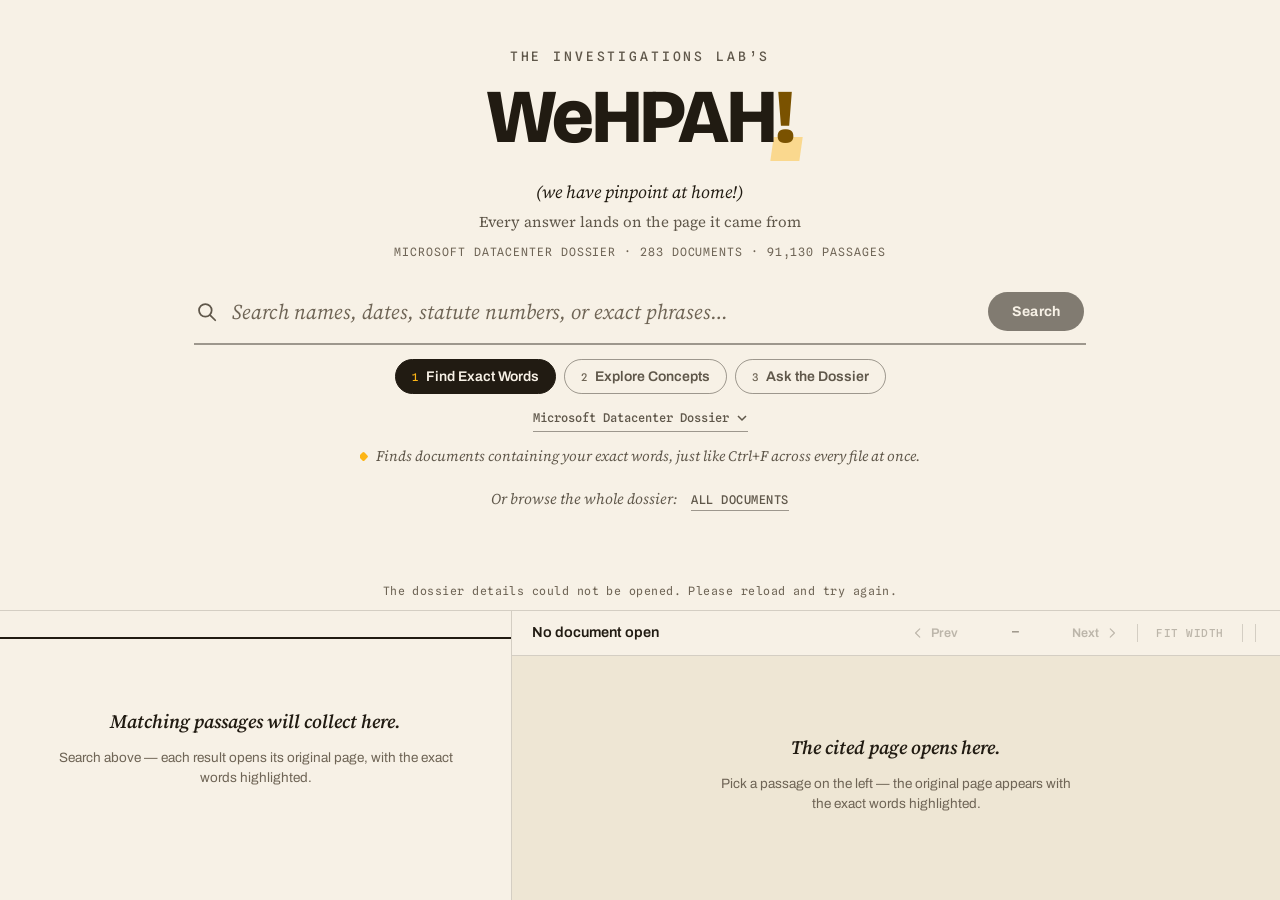
<file: index.html>
<!doctype html>
<html lang="en">
<head>
  <meta charset="utf-8" />
  <meta name="viewport" content="width=device-width, initial-scale=1" />
  <title>Investigations Lab's WeHPAH! (We have pinpoint at home!)</title>
  <meta name="description" content="Search the complete CEC San Jose Data Center docket and see every answer highlighted on the original page." />
  <link rel="preconnect" href="https://fonts.googleapis.com" />
  <link rel="preconnect" href="https://fonts.gstatic.com" crossorigin />
  <link rel="stylesheet"
        href="https://fonts.googleapis.com/css2?family=Archivo:wght@400;500;600;700&family=Bricolage+Grotesque:opsz,wght@12..96,600;12..96,800&family=Source+Serif+4:ital,opsz,wght@0,8..60,400;0,8..60,600;1,8..60,400;1,8..60,600&family=Spline+Sans+Mono:wght@400;500&display=swap" />
  <link rel="stylesheet" href="./style.css" />
</head>
<body>
  <div class="app">
    <!-- ============ Header: essay cover that folds into a slim strip ============ -->
    <header id="app-header" class="app-header">
      <div class="header-inner">

        <!-- Wordmark: large in cover state, small + left-aligned when compact -->
        <div class="masthead">
          <p class="masthead-kicker">The Investigations Lab&rsquo;s</p>
          <h1 class="masthead-title"><a id="home-link" class="home-link" href="./" title="Back to the start">WeHPAH<span class="masthead-bang">!</span></a></h1>
          <div class="masthead-extras">
            <p class="masthead-nickname"><em>(we have pinpoint at home!)</em></p>
            <p class="masthead-tagline">Every answer lands on the page it came from</p>
            <p class="masthead-facts">Microsoft Datacenter Dossier &middot; 283 documents &middot; 91,130 passages</p>
          </div>
        </div>

        <!-- One search bar, three ways to ask -->
        <div class="search-hero">
          <div class="search-field">
            <svg class="search-glyph" viewBox="0 0 20 20" aria-hidden="true" fill="none" stroke="currentColor" stroke-width="1.6" stroke-linecap="round">
              <circle cx="8.5" cy="8.5" r="5.75"></circle>
              <path d="M13 13l4.5 4.5"></path>
            </svg>
            <input id="search-input" type="text" autocomplete="off" spellcheck="false"
                   placeholder="Search names, dates, statute numbers, or exact phrases&hellip;"
                   aria-label="Search the record" />
            <button id="search-button" class="search-go" type="button">Search</button>
          </div>

          <nav class="mode-switcher" role="tablist" aria-label="Search mode">
            <button class="pill active" data-mode="exact" role="tab" aria-selected="true"><span class="pill-no">1</span>Find Exact Words</button>
            <button class="pill" data-mode="concepts" role="tab" aria-selected="false"><span class="pill-no">2</span>Explore Concepts</button>
            <button class="pill" data-mode="dossier" role="tab" aria-selected="false"><span class="pill-no">3</span>Ask the Dossier</button>
          </nav>
          <button id="dossier-toggle" class="dossier-toggle" type="button" aria-expanded="false" aria-controls="dossier-panel"><span id="dossier-name">Microsoft Datacenter Dossier</span><svg viewBox="0 0 12 12" aria-hidden="true"><path d="m2 4 4 4 4-4" fill="none" stroke="currentColor" stroke-width="1.5"/></svg></button>
          <div id="dossier-panel" class="dossier-panel" hidden>
            <p class="dossier-panel-title">Open another dossier</p>
            <form id="dossier-form">
              <label for="dossier-url">Hugging Face dataset link</label>
              <div class="dossier-form-row">
                <input id="dossier-url" type="text" inputmode="url" autocomplete="off" placeholder="huggingface.co/datasets/owner/name" />
                <button type="submit">Open</button>
              </div>
            </form>
            <p id="dossier-error" class="dossier-error" role="alert" hidden></p>
            <p class="dossier-panel-note">Use a public dataset prepared for WeHPAH.</p>
            <div class="dossier-defaults" aria-label="Available dossiers">
              <button class="dossier-default" type="button" data-repo="kolenyo/MS_Datacenter">Microsoft Datacenter Dossier</button>
              <button class="dossier-default" type="button" data-repo="kolenyo/great_oaks">Great Oaks Dossier</button>
            </div>
          </div>

          <!-- Lives outside the collapsible footnotes so mode 3 stays labeled
               as experimental in the compact strip too -->
          <div id="experimental-warning" class="experimental-warning" hidden role="alert">
            <span class="warn-dot" aria-hidden="true"></span>Experimental feature &mdash; check every answer against its page
          </div>

          <div class="search-footnotes">
            <p id="helper-copy" class="helper-copy"><em>Finds documents containing your exact words, just like Ctrl+F across every file at once.</em></p>
            <p id="browse-links" class="browse-links">Or browse the whole dossier:
              <button id="browse-docs" type="button">All documents</button>
              <button id="browse-timeline" type="button" hidden>Timeline</button>
              <button id="browse-laws" type="button" hidden>Laws &amp; cases cited</button>
              <button id="browse-people" type="button" hidden>People</button>
              <button id="browse-orgs" type="button" hidden>Organizations</button></p>
          </div>

          <button id="expand-header" class="expand-header" type="button" aria-label="Expand search cover" title="Back to the full search cover" aria-expanded="false">
            <svg viewBox="0 0 20 20" aria-hidden="true" fill="none" stroke="currentColor" stroke-width="1.6" stroke-linecap="round" stroke-linejoin="round">
              <path d="M5 7.5l5-5 5 5M10 2.5V17.5"></path>
            </svg>
          </button>
        </div>

      </div>
      <div id="status-bar" class="status-bar" role="status" aria-live="polite"></div>
    </header>

    <!-- ============ Workspace: evidence stream + grounding stage ============ -->
    <main class="workspace">
      <!-- Left: the evidence stream -->
      <section id="left-pane" class="left-pane" aria-label="Evidence stream">
        <div class="results-head">
          <p id="results-count" class="results-count" hidden></p>
          <div id="view-filter-row" class="view-filter-row" hidden>
            <input id="view-filter" type="search" autocomplete="off" spellcheck="false" aria-label="Filter this list" />
            <span id="view-filter-count" class="view-filter-count" aria-live="polite"></span>
          </div>
          <div id="view-switch" class="view-switch" role="group" aria-label="Show these results as" hidden>
            <button type="button" class="view-option" data-view="passages" aria-pressed="true">Passages</button>
            <button type="button" class="view-option" data-view="timeline" aria-pressed="false">Timeline</button>
            <button type="button" class="view-option" data-view="laws" aria-pressed="false">Laws cited</button>
            <button type="button" class="view-option" data-view="people" aria-pressed="false" hidden>People</button>
            <button type="button" class="view-option" data-view="orgs" aria-pressed="false" hidden>Organizations</button>
          </div>
        </div>
        <div id="dossier-summary" class="dossier-summary" hidden></div>
        <div id="evidence-stream" class="evidence-stream">
          <div class="empty-state">
            <p class="empty-line">Matching passages will collect here.</p>
            <p class="empty-hint">Search above &mdash; each result opens its original page, with the exact words highlighted.</p>
          </div>
        </div>
      </section>

      <!-- Right: the grounding stage -->
      <section id="right-pane" class="right-pane" aria-label="Original document viewer">
        <div class="stage-head">
          <div id="stage-doc-title" class="stage-doc-title">No document open</div>
          <div class="stage-controls">
            <button id="page-prev" class="ghost" disabled aria-label="Previous page">
              <svg viewBox="0 0 20 20" aria-hidden="true" fill="none" stroke="currentColor" stroke-width="1.6" stroke-linecap="round" stroke-linejoin="round"><path d="M12.5 4l-6 6 6 6"></path></svg>
              <span>Prev</span>
            </button>
            <span id="page-counter" class="page-counter">&mdash;</span>
            <button id="page-next" class="ghost" disabled aria-label="Next page">
              <span>Next</span>
              <svg viewBox="0 0 20 20" aria-hidden="true" fill="none" stroke="currentColor" stroke-width="1.6" stroke-linecap="round" stroke-linejoin="round"><path d="M7.5 4l6 6-6 6"></path></svg>
            </button>
            <span class="control-sep" aria-hidden="true"></span>
            <button id="zoom-toggle" class="ghost mono-btn" disabled>Fit Width</button>
            <span class="control-sep" aria-hidden="true"></span>
            <button id="save-doc" class="ghost mono-btn" hidden aria-pressed="false" title="Keep this document and page in this browser, to come back to it later">Save</button>
            <span class="control-sep" aria-hidden="true"></span>
            <a id="download-pdf" class="ghost download-link mono-btn" hidden
               download="document.pdf">
              <svg viewBox="0 0 20 20" aria-hidden="true" fill="none" stroke="currentColor" stroke-width="1.6" stroke-linecap="round" stroke-linejoin="round"><path d="M10 2.5v10M6 9l4 3.5 4-3.5M3.5 16.5h13"></path></svg>
              <span>Original PDF</span>
            </a>
          </div>
        </div>
        <div id="stage-scroll" class="stage-scroll">
          <div id="stage-empty" class="stage-empty">
            <p class="empty-line">The cited page opens here.</p>
            <p class="empty-hint">Pick a passage on the left &mdash; the original page appears with the exact words highlighted.</p>
          </div>
          <figure class="plate-figure" id="plate-figure" hidden>
            <div id="canvas-wrap" class="canvas-wrap" hidden>
              <canvas id="pdf-canvas"></canvas>
              <div id="bbox-layer" class="bbox-overlay-layer"></div>
            </div>
            <figcaption id="fig-caption" class="fig-caption"></figcaption>
          </figure>
        </div>
      </section>
    </main>
  </div>

  <script type="module" src="./src/main.js"></script>
<script>
// Local use only: tell the WeHPAH! launcher this window is open, so it can quit when the window closes.
if (["127.0.0.1", "localhost"].includes(location.hostname)) {
  const id = Math.random().toString(36).slice(2);
  const ping = (bye) => fetch(`/api/ping?id=${id}${bye ? "&bye=1" : ""}`, { keepalive: true }).catch(() => {});
  ping(); setInterval(ping, 5000);
  addEventListener("pagehide", () => ping(true));
  addEventListener("pageshow", (e) => e.persisted && ping());
}
</script>
</body>
</html>
</file>
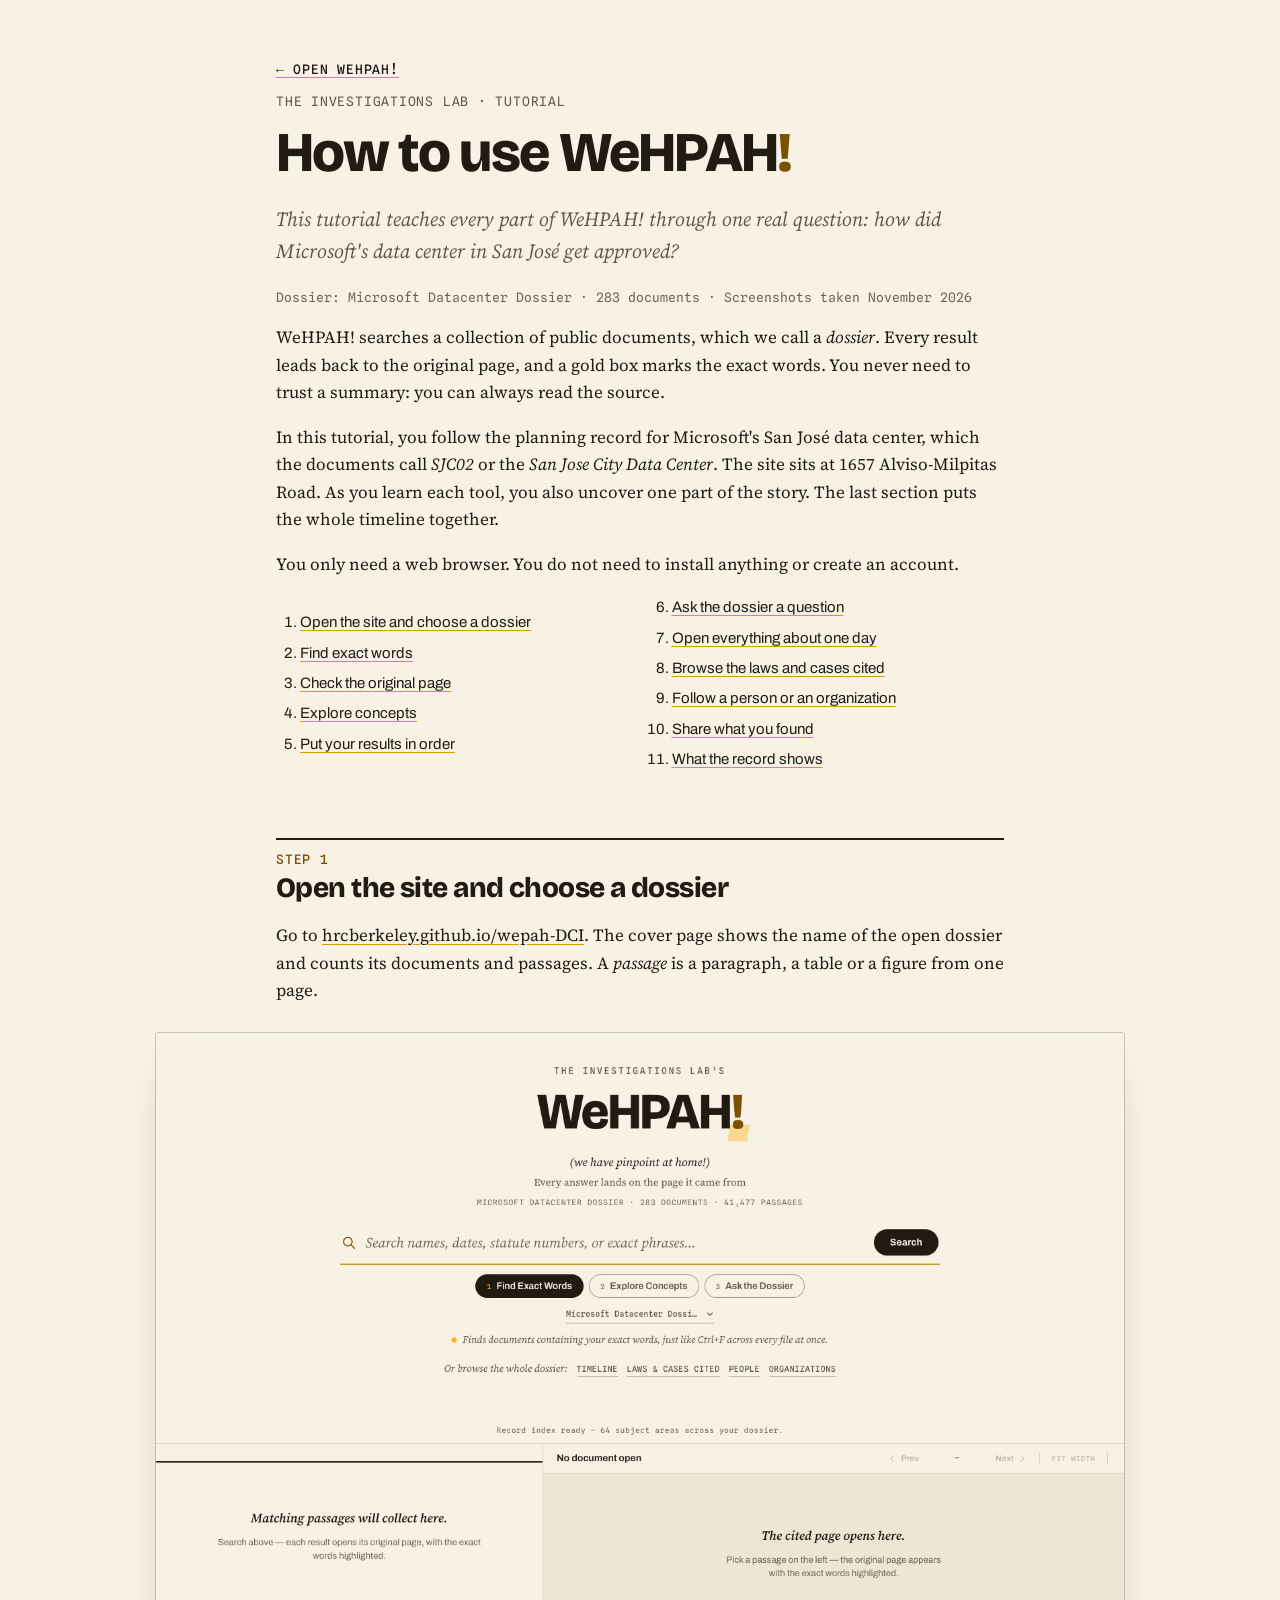
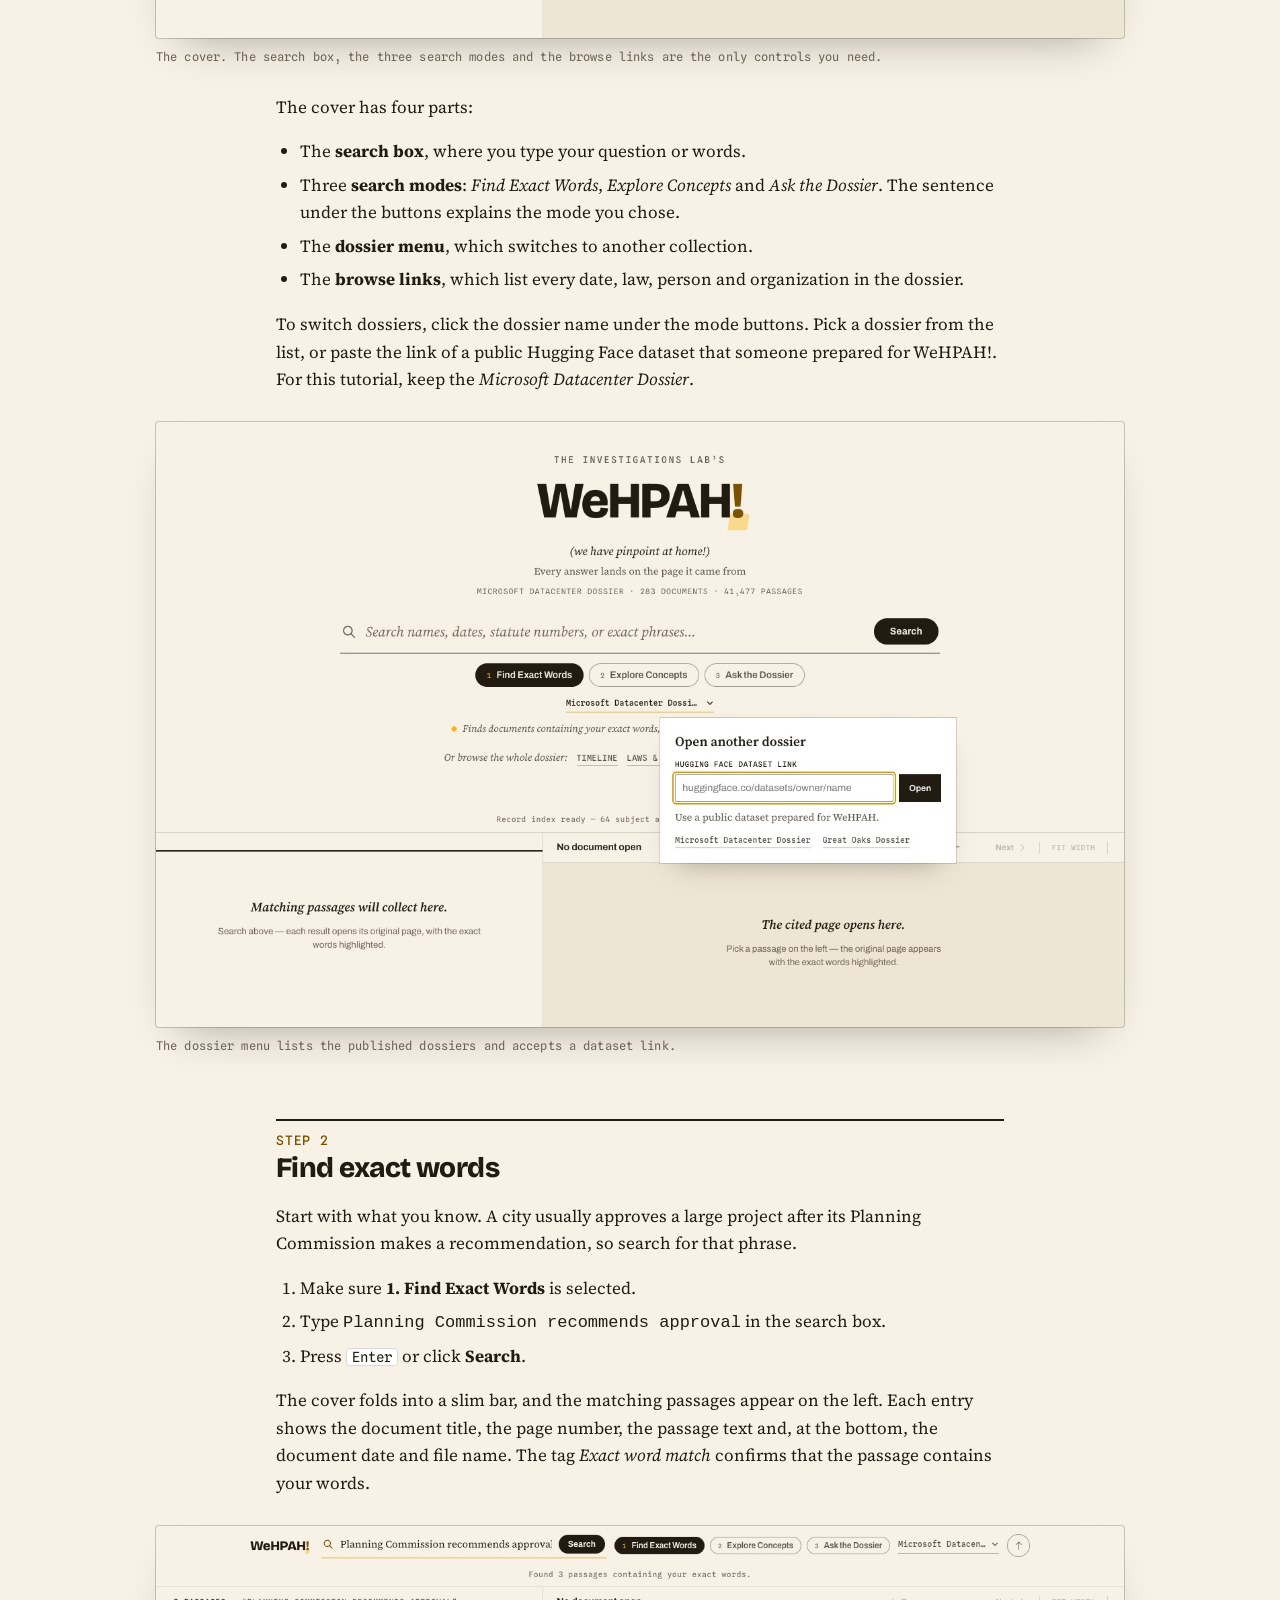
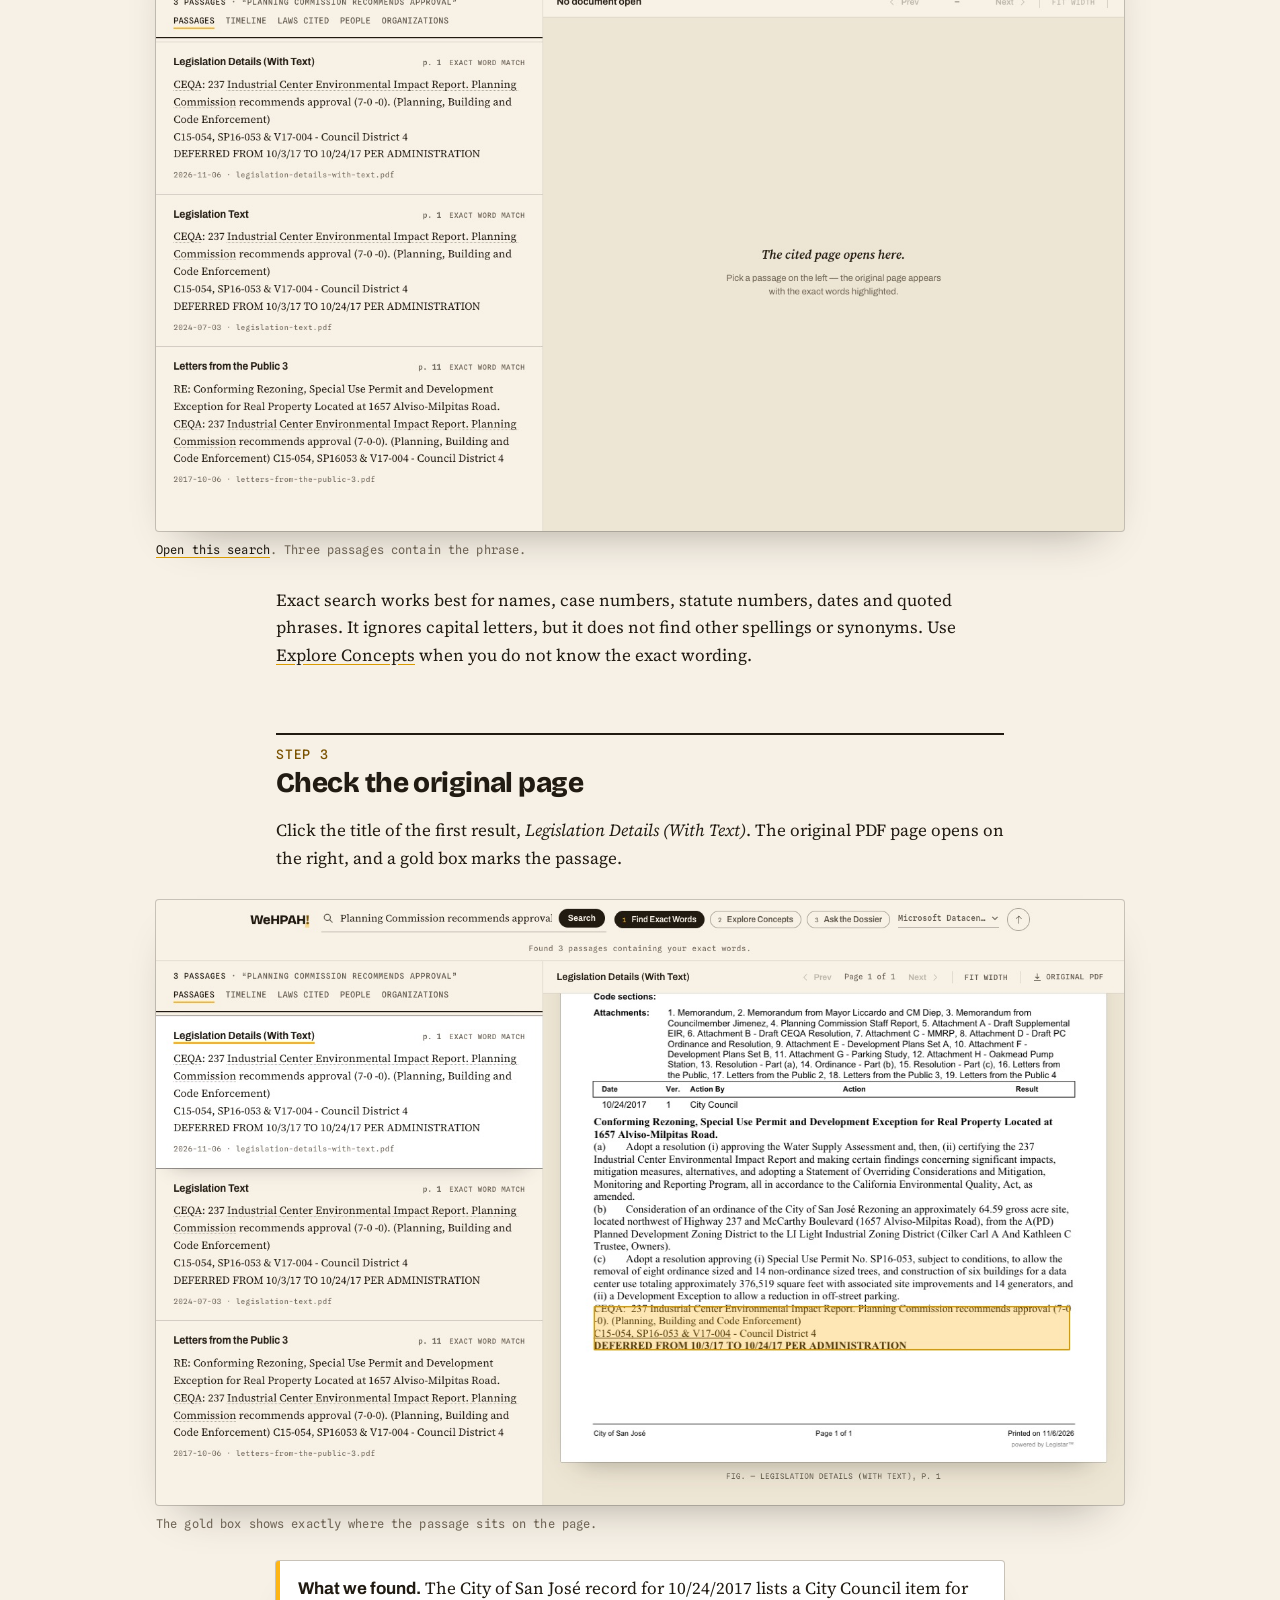
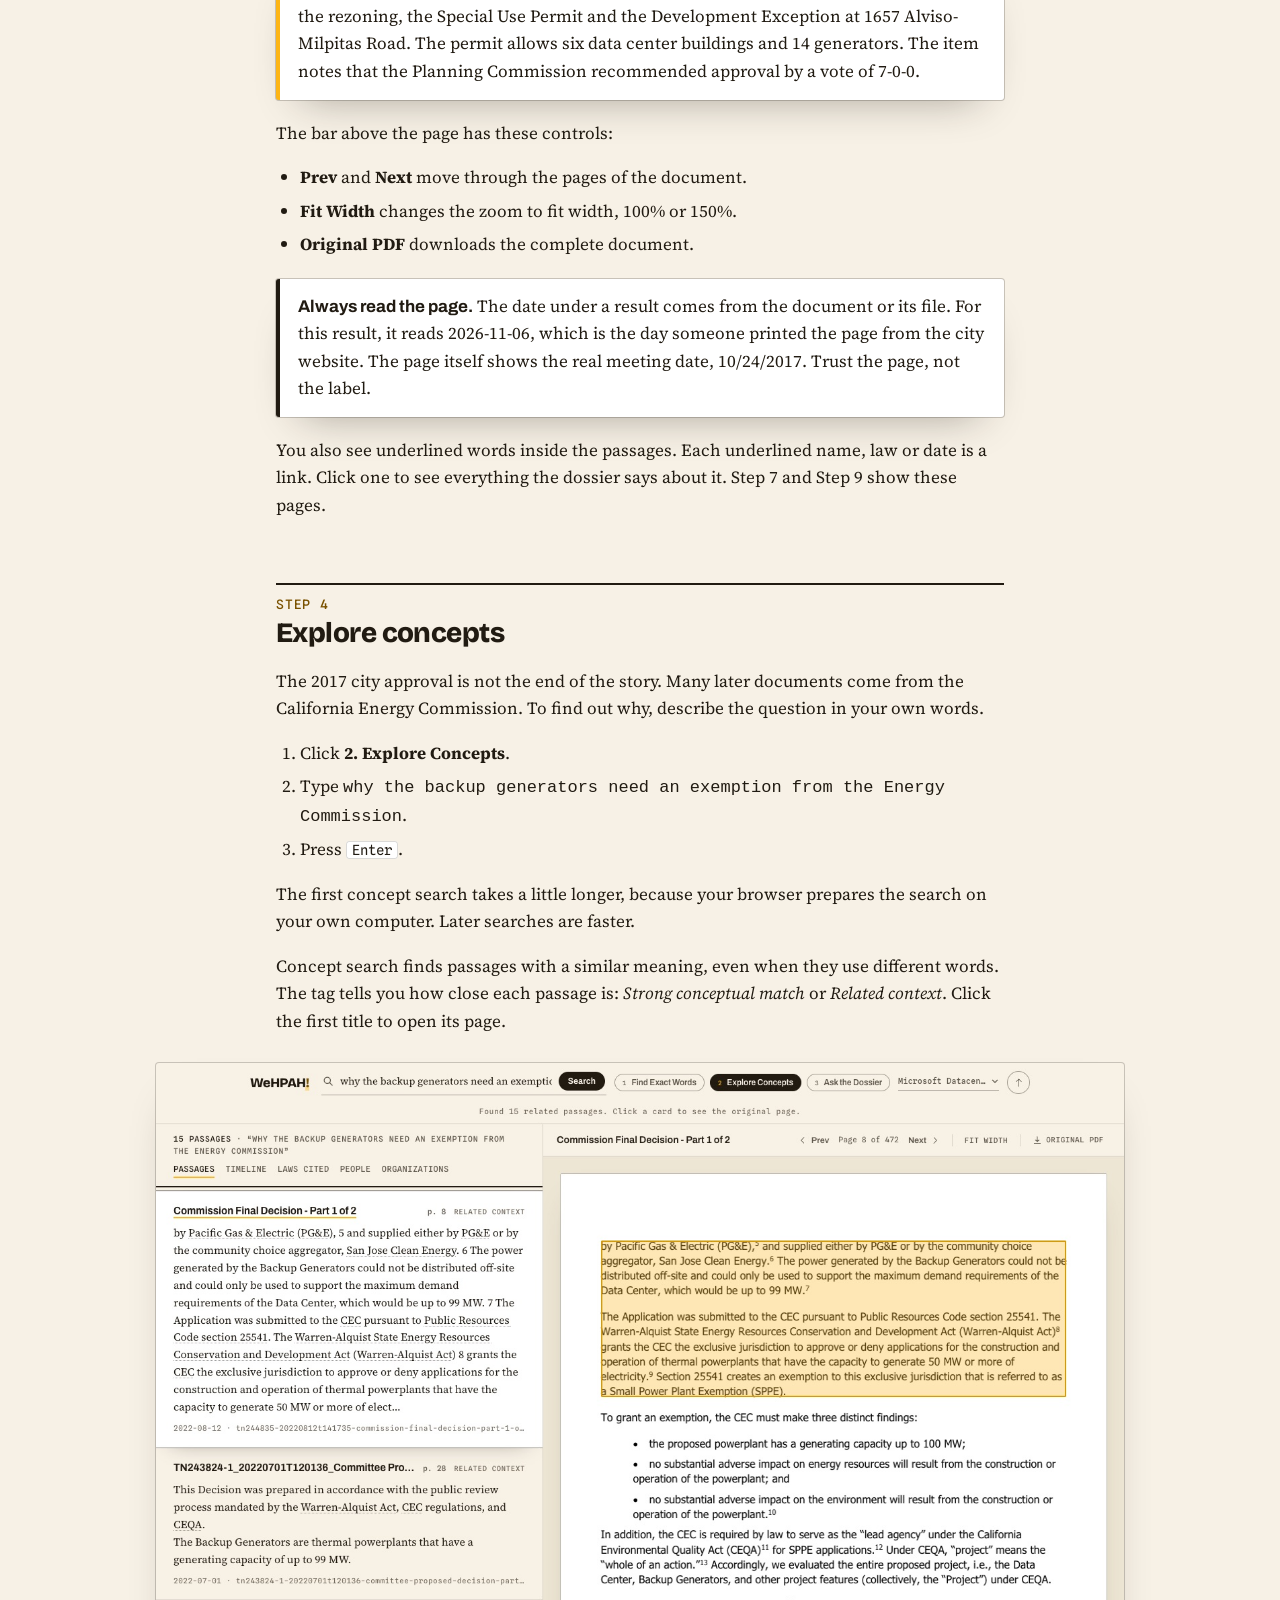
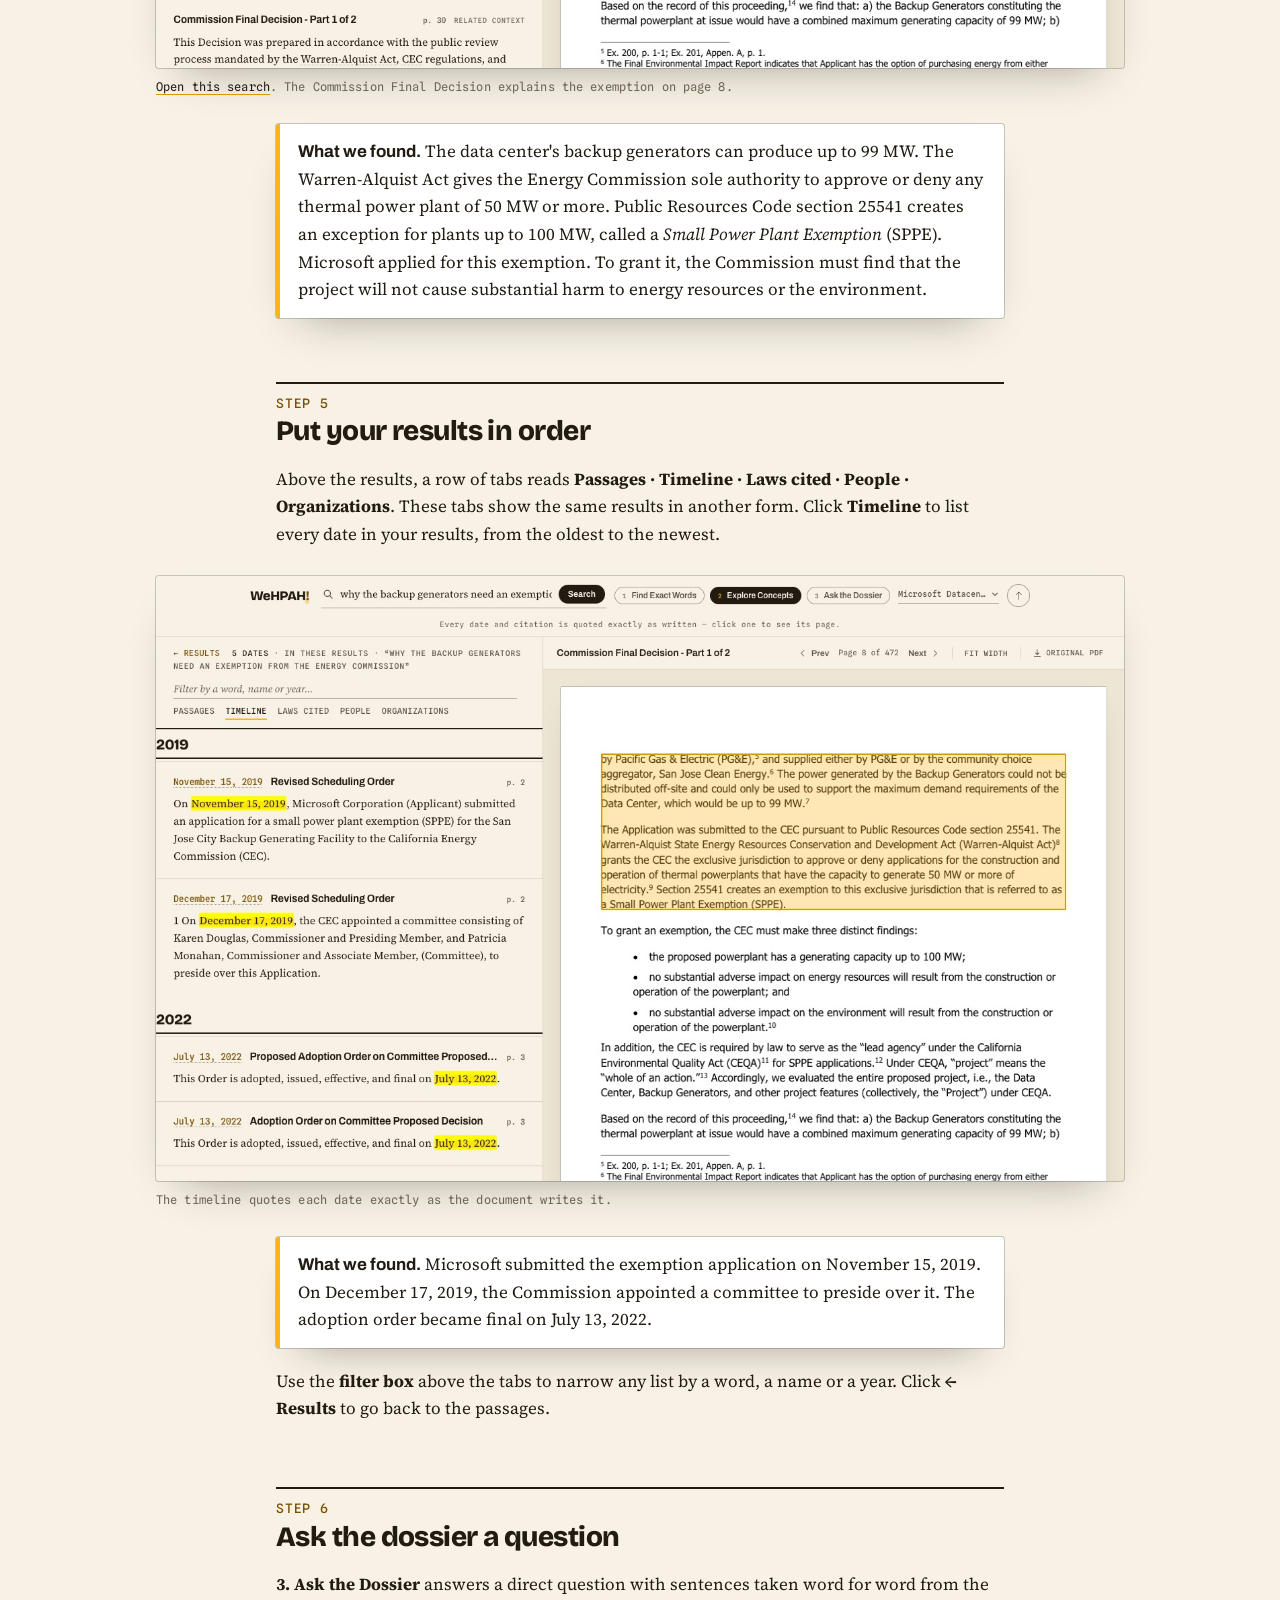
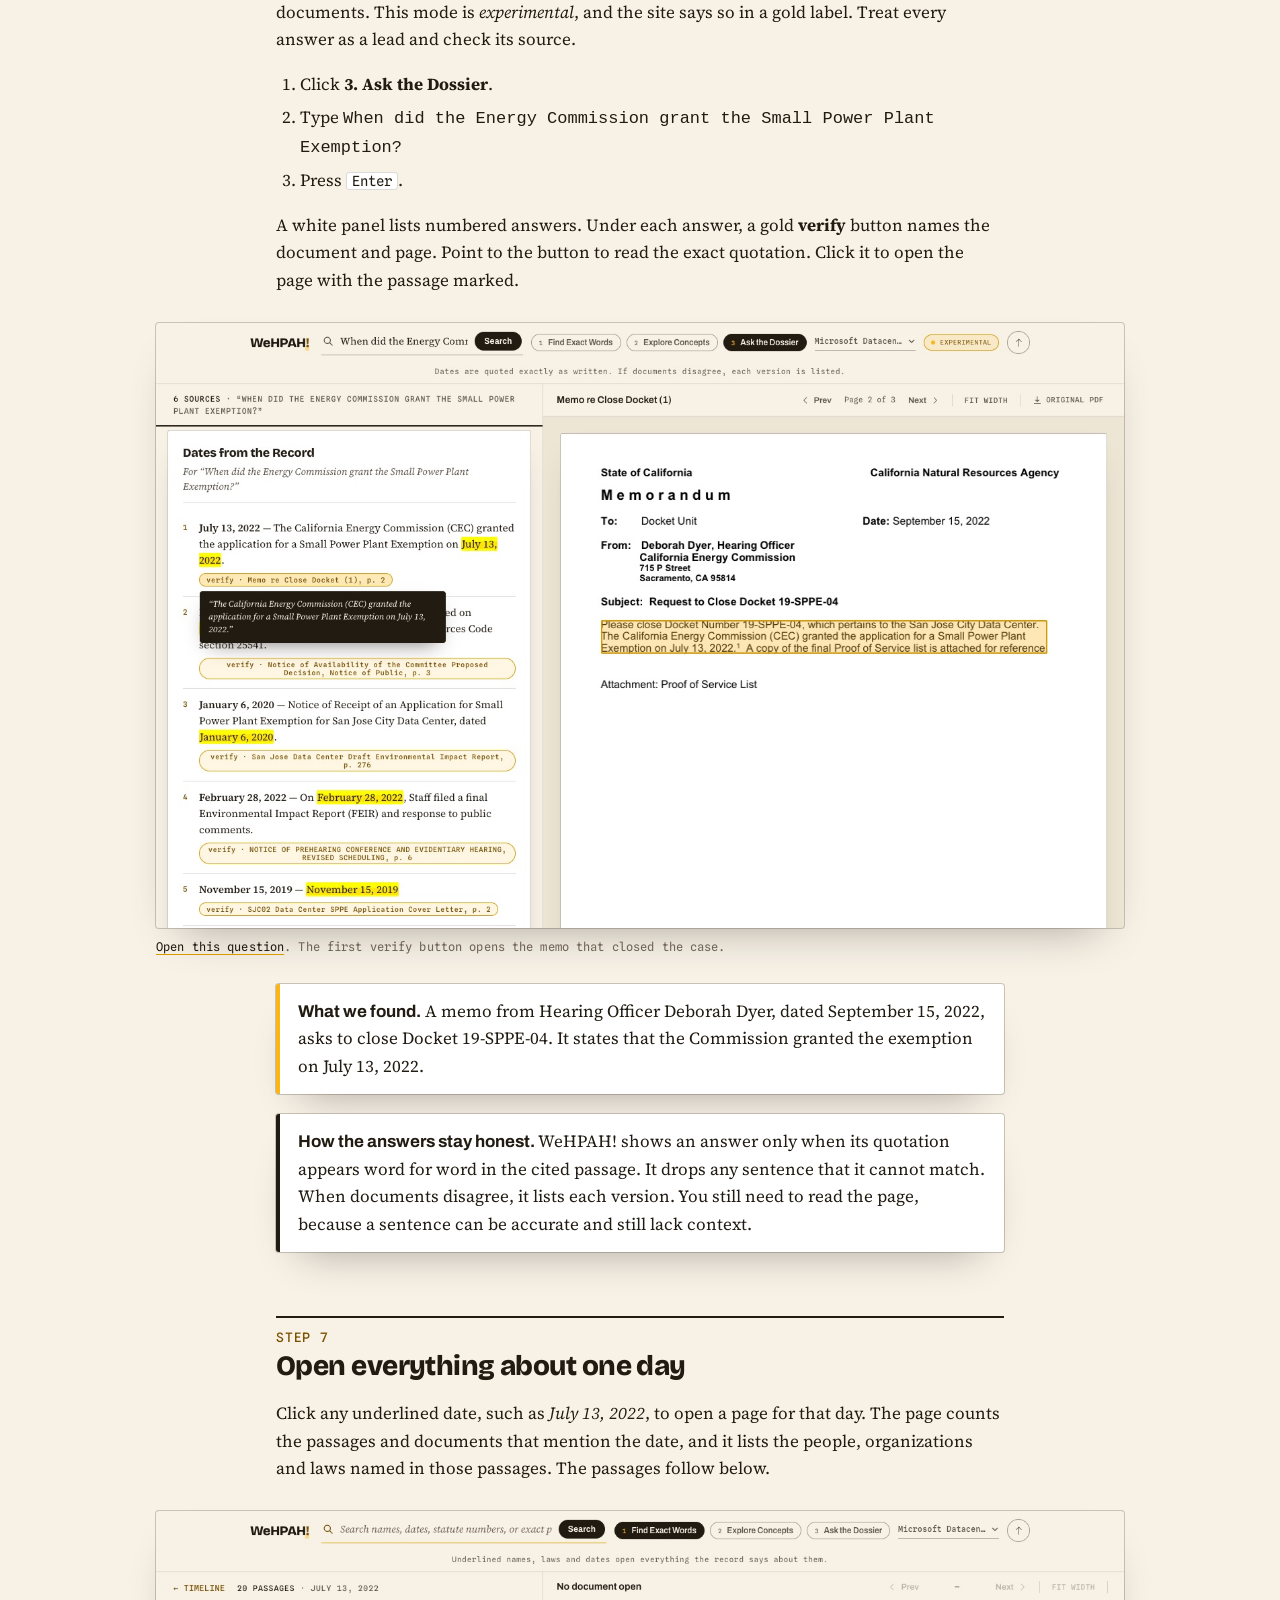
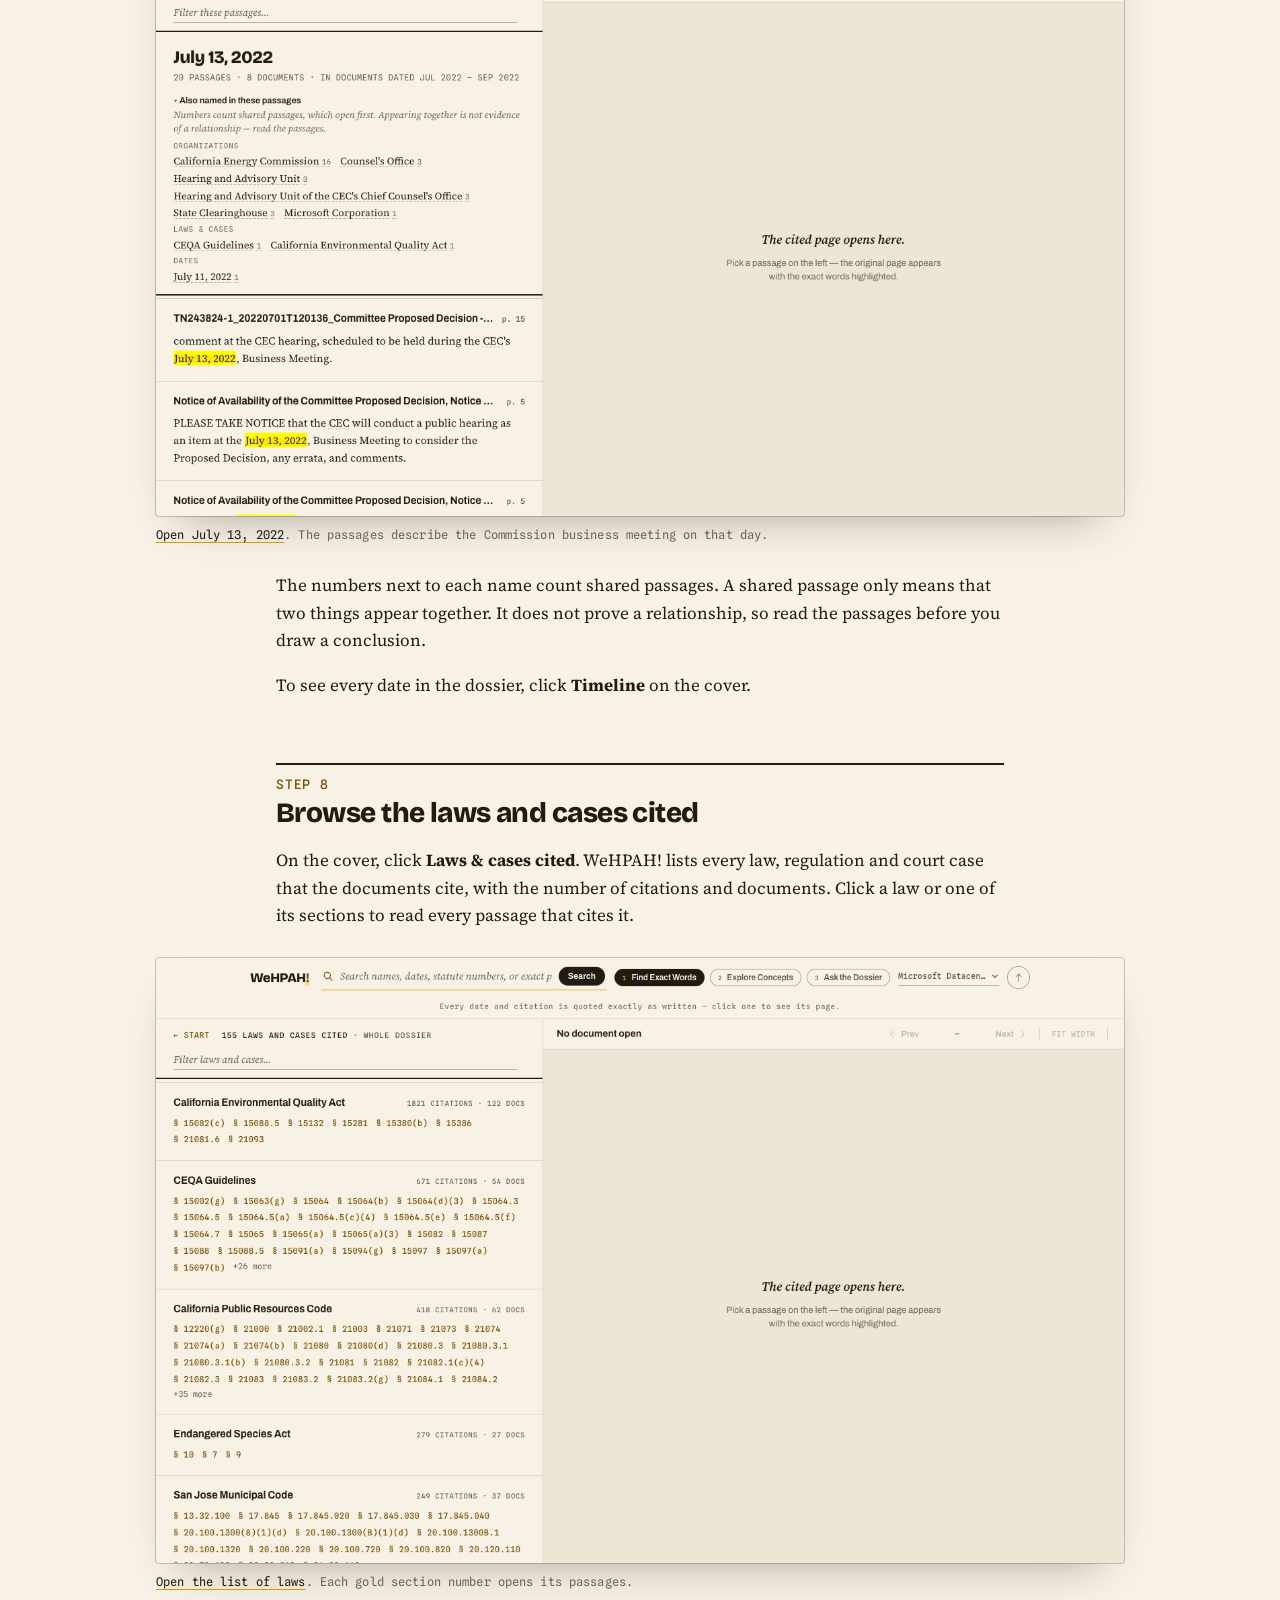
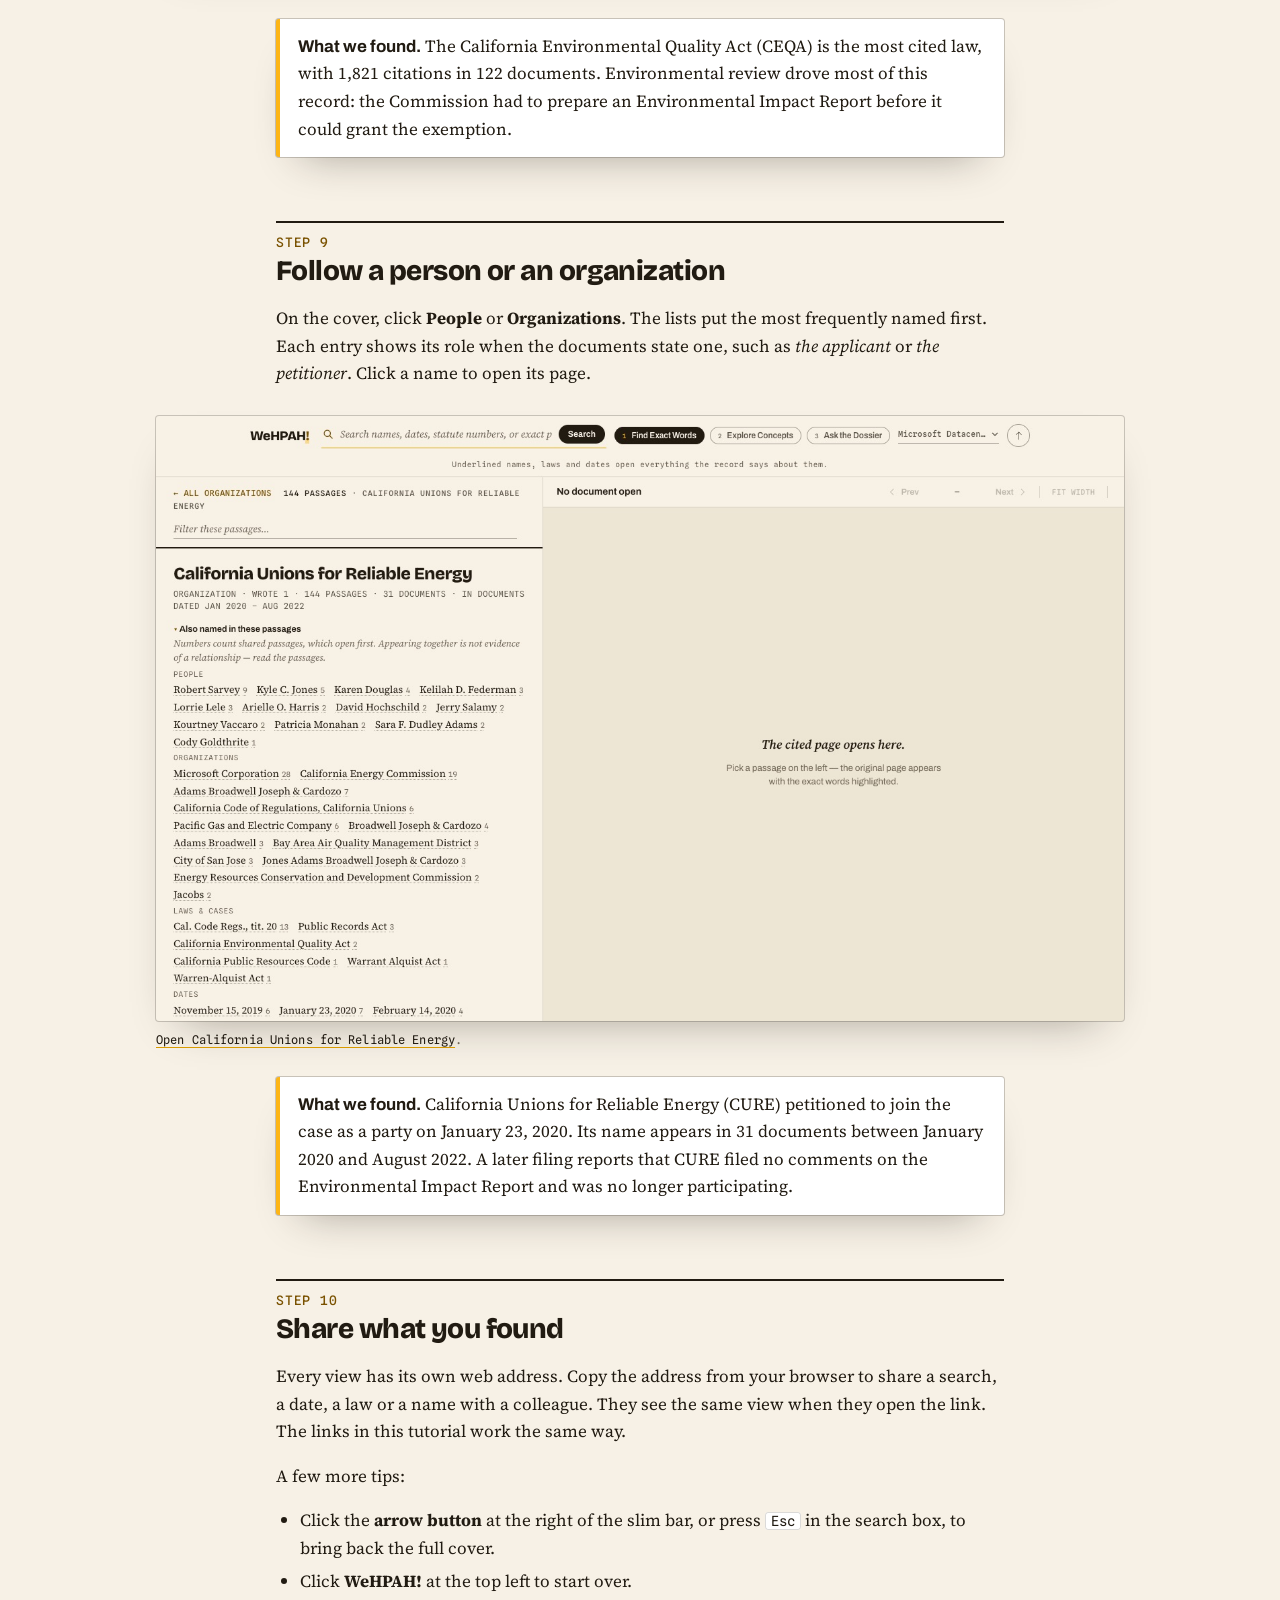
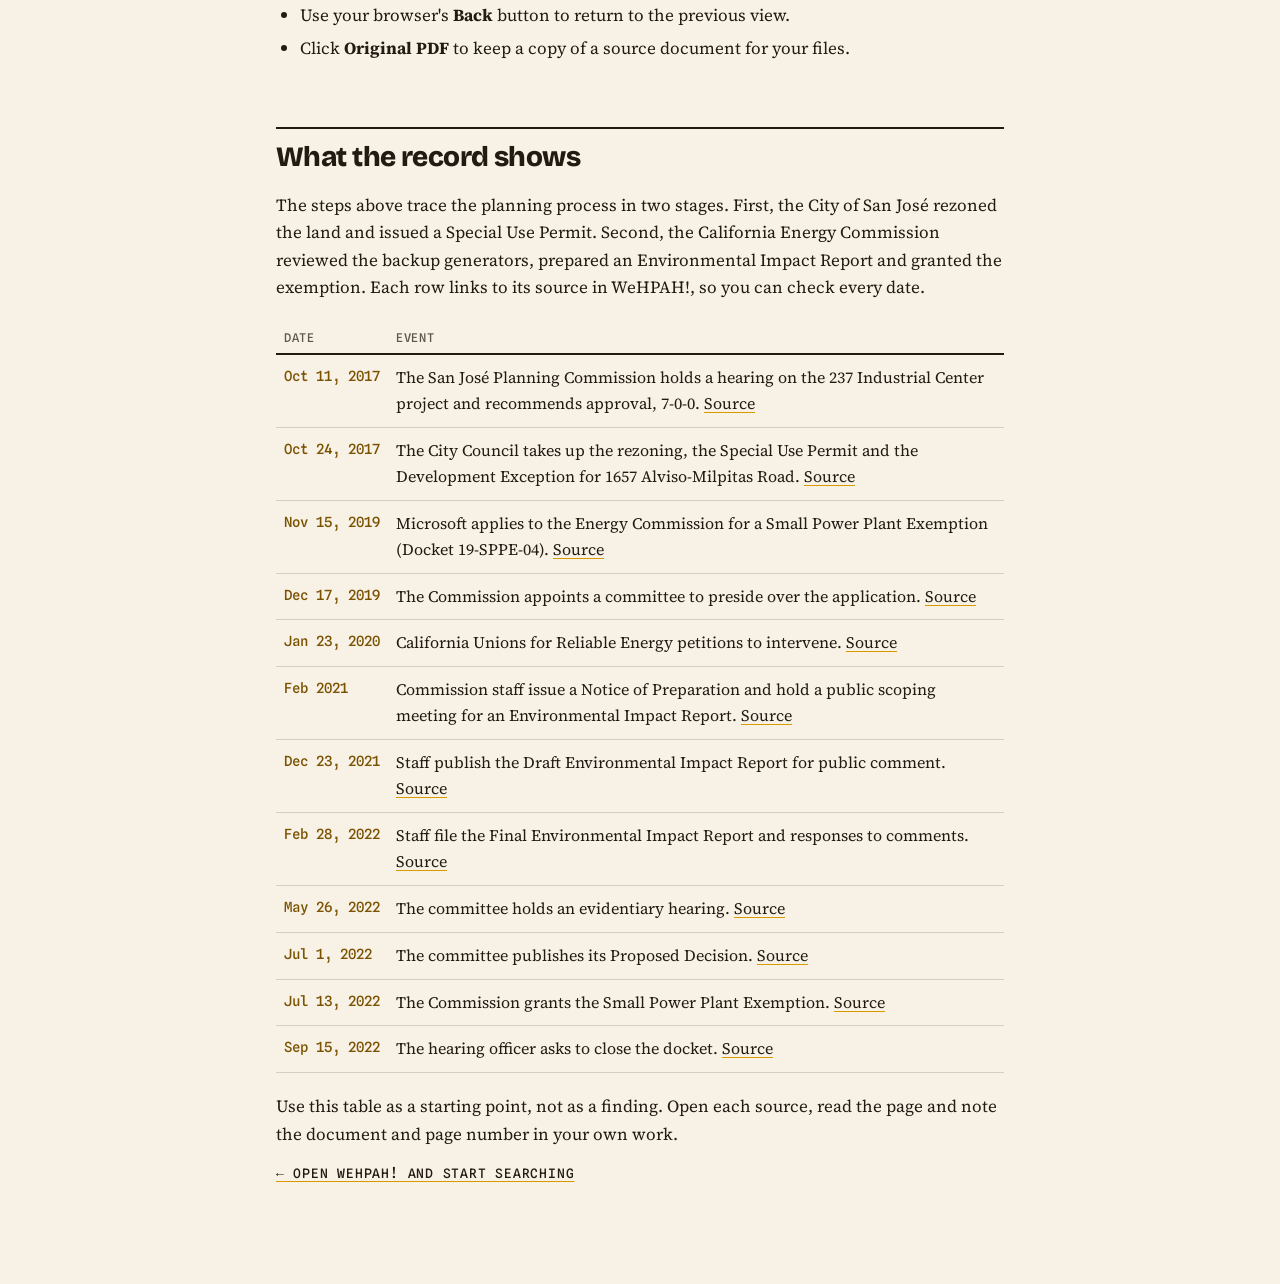
<file: tutorial/index.html>
<!DOCTYPE html>
<html lang="en">
<head>
  <meta charset="UTF-8" />
  <meta name="viewport" content="width=device-width, initial-scale=1.0" />
  <title>WeHPAH! Tutorial</title>
  <meta name="description" content="Learn WeHPAH! step by step by tracing how Microsoft's San José data center moved through the City of San José and the California Energy Commission." />
  <link rel="preconnect" href="https://fonts.googleapis.com" />
  <link rel="preconnect" href="https://fonts.gstatic.com" crossorigin />
  <link rel="stylesheet"
        href="https://fonts.googleapis.com/css2?family=Archivo:wght@400;600&family=Bricolage+Grotesque:opsz,wght@12..96,800&family=Source+Serif+4:ital,opsz,wght@0,8..60,400;0,8..60,600;1,8..60,400&family=Spline+Sans+Mono:wght@400;500&display=swap" />
  <style>
    :root {
      --paper: #F7F1E6; --paper-deep: #EEE6D4; --plate: #FFFFFF;
      --ink: #211B12; --ink-2: #5F574A; --ink-3: #6E6455;
      --line: rgba(33, 27, 18, 0.16);
      --gold: #FDB515; --gold-deep: #D99A00; --gold-ink: #7A5200; --gold-mark: rgba(253, 181, 21, 0.42);
      --shadow-plate: 0 0 0 1px rgba(33, 27, 18, 0.22), 0 22px 44px -26px rgba(33, 27, 18, 0.42);
    }
    * { box-sizing: border-box; }
    ::selection { background: var(--gold-mark); }
    body { margin: 0; background: var(--paper); color: var(--ink); font: 17px/1.62 'Source Serif 4', Georgia, serif; }
    main { max-width: 760px; margin: 0 auto; padding: 48px 16px 96px; }
    a { color: var(--ink); text-decoration-color: var(--gold-deep); text-underline-offset: 3px; }
    a:hover { background: var(--gold-mark); }
    a:focus-visible { outline: 2px solid var(--gold-deep); outline-offset: 2px; }
    .kicker, figcaption, th, .step-no { font-family: 'Spline Sans Mono', ui-monospace, monospace; letter-spacing: .06em; text-transform: uppercase; }
    .kicker { font-size: 13px; color: var(--ink-2); margin: 0; }
    h1 { font: 800 clamp(36px, 7vw, 56px)/1.05 'Bricolage Grotesque', sans-serif; letter-spacing: -0.03em; margin: 12px 0 16px; }
    h1 .bang { color: var(--gold-ink); }
    h2 { font: 800 28px/1.2 'Bricolage Grotesque', sans-serif; letter-spacing: -0.02em; margin: 64px 0 12px; padding-top: 12px; border-top: 2.5px solid var(--ink); }
    h3 { font: 600 18px/1.35 Archivo, sans-serif; margin: 28px 0 6px; }
    .step-no { display: block; font-size: 13px; font-weight: 500; color: var(--gold-ink); margin-bottom: 4px; }
    .lede { font-size: 20px; font-style: italic; color: var(--ink-2); }
    .meta { font: 13px/1.5 "Spline Sans Mono", ui-monospace, monospace; color: var(--ink-3); }
    figure { margin: 24px -8px; }
    figure img { display: block; width: 100%; height: auto; border-radius: 3px; box-shadow: var(--shadow-plate); background: var(--plate); }
    figcaption { margin-top: 10px; font-size: 12px; line-height: 1.5; color: var(--ink-3); text-transform: none; letter-spacing: .01em; }
    @media (min-width: 1000px) { figure { margin: 28px -120px; } }
    .note, .found { margin: 20px 0; padding: 14px 18px; background: var(--plate); box-shadow: var(--shadow-plate); border-radius: 3px; }
    .note { border-left: 4px solid var(--ink); }
    .found { border-left: 4px solid var(--gold); }
    .note p, .found p { margin: 0; }
    .note strong, .found strong { font-family: Archivo, sans-serif; }
    mark { background: var(--gold-mark); color: inherit; padding: 0 2px; }
    kbd { font: 14px 'Spline Sans Mono', monospace; border: 1px solid var(--line); border-radius: 3px; padding: 0 5px; background: var(--plate); }
    ol, ul { padding-left: 24px; }
    li { margin: 6px 0; }
    .table-wrap { overflow-x: auto; margin: 20px 0; }
    table { width: 100%; border-collapse: collapse; font-size: 16px; }
    th { text-align: left; font-size: 12px; color: var(--ink-2); font-weight: 500; border-bottom: 2.5px solid var(--ink); padding: 6px 8px; }
    td { vertical-align: top; border-bottom: 1px solid var(--line); padding: 10px 8px; }
    td:first-child { white-space: nowrap; font: 500 14px/1.6 'Spline Sans Mono', monospace; color: var(--gold-ink); }
    .toc { columns: 2 240px; font-family: Archivo, sans-serif; font-size: 15px; }
    .back { font: 500 13px 'Spline Sans Mono', monospace; text-transform: uppercase; letter-spacing: .06em; }
  </style>
</head>
<body>
<main>
  <p class="back"><a href="../">← Open WeHPAH!</a></p>
  <p class="kicker">The Investigations Lab · Tutorial</p>
  <h1>How to use WeHPAH<span class="bang">!</span></h1>
  <p class="lede">This tutorial teaches every part of WeHPAH! through one real question: how did Microsoft's data center in San José get approved?</p>
  <p class="meta">Dossier: Microsoft Datacenter Dossier · 283 documents · Screenshots taken November 2026</p>

  <p>WeHPAH! searches a collection of public documents, which we call a <em>dossier</em>. Every result leads back to the original page, and a gold box marks the exact words. You never need to trust a summary: you can always read the source.</p>
  <p>In this tutorial, you follow the planning record for Microsoft's San José data center, which the documents call <em>SJC02</em> or the <em>San Jose City Data Center</em>. The site sits at 1657 Alviso-Milpitas Road. As you learn each tool, you also uncover one part of the story. The last section puts the whole timeline together.</p>
  <p>You only need a web browser. You do not need to install anything or create an account.</p>

  <nav class="toc" aria-label="Steps">
    <ol>
      <li><a href="#open">Open the site and choose a dossier</a></li>
      <li><a href="#exact">Find exact words</a></li>
      <li><a href="#page">Check the original page</a></li>
      <li><a href="#concepts">Explore concepts</a></li>
      <li><a href="#timeline">Put your results in order</a></li>
      <li><a href="#ask">Ask the dossier a question</a></li>
      <li><a href="#date">Open everything about one day</a></li>
      <li><a href="#laws">Browse the laws and cases cited</a></li>
      <li><a href="#people">Follow a person or an organization</a></li>
      <li><a href="#share">Share what you found</a></li>
      <li><a href="#story">What the record shows</a></li>
    </ol>
  </nav>

  <h2 id="open"><span class="step-no">Step 1</span>Open the site and choose a dossier</h2>
  <p>Go to <a href="../">hrcberkeley.github.io/wepah-DCI</a>. The cover page shows the name of the open dossier and counts its documents and passages. A <em>passage</em> is a paragraph, a table or a figure from one page.</p>
  <figure>
    <img src="img/01-cover.jpg" width="1440" height="900" loading="lazy" alt="The WeHPAH! cover page with a large search box, three search modes and links to browse the timeline, laws, people and organizations." />
    <figcaption>The cover. The search box, the three search modes and the browse links are the only controls you need.</figcaption>
  </figure>
  <p>The cover has four parts:</p>
  <ul>
    <li>The <strong>search box</strong>, where you type your question or words.</li>
    <li>Three <strong>search modes</strong>: <em>Find Exact Words</em>, <em>Explore Concepts</em> and <em>Ask the Dossier</em>. The sentence under the buttons explains the mode you chose.</li>
    <li>The <strong>dossier menu</strong>, which switches to another collection.</li>
    <li>The <strong>browse links</strong>, which list every date, law, person and organization in the dossier.</li>
  </ul>
  <p>To switch dossiers, click the dossier name under the mode buttons. Pick a dossier from the list, or paste the link of a public Hugging Face dataset that someone prepared for WeHPAH!. For this tutorial, keep the <em>Microsoft Datacenter Dossier</em>.</p>
  <figure>
    <img src="img/02-dossier-picker.jpg" width="1440" height="900" loading="lazy" alt="The dossier menu is open. It offers a field for a Hugging Face dataset link and two dossiers: Microsoft Datacenter Dossier and Great Oaks Dossier." />
    <figcaption>The dossier menu lists the published dossiers and accepts a dataset link.</figcaption>
  </figure>

  <h2 id="exact"><span class="step-no">Step 2</span>Find exact words</h2>
  <p>Start with what you know. A city usually approves a large project after its Planning Commission makes a recommendation, so search for that phrase.</p>
  <ol>
    <li>Make sure <strong>1. Find Exact Words</strong> is selected.</li>
    <li>Type <code>Planning Commission recommends approval</code> in the search box.</li>
    <li>Press <kbd>Enter</kbd> or click <strong>Search</strong>.</li>
  </ol>
  <p>The cover folds into a slim bar, and the matching passages appear on the left. Each entry shows the document title, the page number, the passage text and, at the bottom, the document date and file name. The tag <em>Exact word match</em> confirms that the passage contains your words.</p>
  <figure>
    <img src="img/03-exact-results.jpg" width="1440" height="900" loading="lazy" alt="Three passages contain the phrase Planning Commission recommends approval. Each entry shows a document title, a page number and the tag Exact word match." />
    <figcaption><a href="../#/search/exact/Planning%20Commission%20recommends%20approval">Open this search</a>. Three passages contain the phrase.</figcaption>
  </figure>
  <p>Exact search works best for names, case numbers, statute numbers, dates and quoted phrases. It ignores capital letters, but it does not find other spellings or synonyms. Use <a href="#concepts">Explore Concepts</a> when you do not know the exact wording.</p>

  <h2 id="page"><span class="step-no">Step 3</span>Check the original page</h2>
  <p>Click the title of the first result, <em>Legislation Details (With Text)</em>. The original PDF page opens on the right, and a gold box marks the passage.</p>
  <figure>
    <img src="img/04-exact-page.jpg" width="1440" height="900" loading="lazy" alt="The City of San José legislation page opens on the right. A gold box marks the line: Planning Commission recommends approval (7-0-0)." />
    <figcaption>The gold box shows exactly where the passage sits on the page.</figcaption>
  </figure>
  <div class="found">
    <p><strong>What we found.</strong> The City of San José record for 10/24/2017 lists a City Council item for the rezoning, the Special Use Permit and the Development Exception at 1657 Alviso-Milpitas Road. The permit allows six data center buildings and 14 generators. The item notes that the Planning Commission recommended approval by a vote of 7-0-0.</p>
  </div>
  <p>The bar above the page has these controls:</p>
  <ul>
    <li><strong>Prev</strong> and <strong>Next</strong> move through the pages of the document.</li>
    <li><strong>Fit Width</strong> changes the zoom to fit width, 100% or 150%.</li>
    <li><strong>Original PDF</strong> downloads the complete document.</li>
  </ul>
  <div class="note">
    <p><strong>Always read the page.</strong> The date under a result comes from the document or its file. For this result, it reads 2026-11-06, which is the day someone printed the page from the city website. The page itself shows the real meeting date, 10/24/2017. Trust the page, not the label.</p>
  </div>
  <p>You also see underlined words inside the passages. Each underlined name, law or date is a link. Click one to see everything the dossier says about it. Step 7 and Step 9 show these pages.</p>

  <h2 id="concepts"><span class="step-no">Step 4</span>Explore concepts</h2>
  <p>The 2017 city approval is not the end of the story. Many later documents come from the California Energy Commission. To find out why, describe the question in your own words.</p>
  <ol>
    <li>Click <strong>2. Explore Concepts</strong>.</li>
    <li>Type <code>why the backup generators need an exemption from the Energy Commission</code>.</li>
    <li>Press <kbd>Enter</kbd>.</li>
  </ol>
  <p>The first concept search takes a little longer, because your browser prepares the search on your own computer. Later searches are faster.</p>
  <p>Concept search finds passages with a similar meaning, even when they use different words. The tag tells you how close each passage is: <em>Strong conceptual match</em> or <em>Related context</em>. Click the first title to open its page.</p>
  <figure>
    <img src="img/05-concepts.jpg" width="1440" height="900" loading="lazy" alt="Concept search results on the left. On the right, page 8 of the Commission Final Decision opens with a gold box around the explanation of the Small Power Plant Exemption." />
    <figcaption><a href="../#/search/concepts/why%20the%20backup%20generators%20need%20an%20exemption%20from%20the%20Energy%20Commission">Open this search</a>. The Commission Final Decision explains the exemption on page 8.</figcaption>
  </figure>
  <div class="found">
    <p><strong>What we found.</strong> The data center's backup generators can produce up to 99 MW. The Warren-Alquist Act gives the Energy Commission sole authority to approve or deny any thermal power plant of 50 MW or more. Public Resources Code section 25541 creates an exception for plants up to 100 MW, called a <em>Small Power Plant Exemption</em> (SPPE). Microsoft applied for this exemption. To grant it, the Commission must find that the project will not cause substantial harm to energy resources or the environment.</p>
  </div>

  <h2 id="timeline"><span class="step-no">Step 5</span>Put your results in order</h2>
  <p>Above the results, a row of tabs reads <strong>Passages · Timeline · Laws cited · People · Organizations</strong>. These tabs show the same results in another form. Click <strong>Timeline</strong> to list every date in your results, from the oldest to the newest.</p>
  <figure>
    <img src="img/06-results-timeline.jpg" width="1440" height="900" loading="lazy" alt="The Timeline tab lists dates from the concept search: November 15, 2019, December 17, 2019 and July 13, 2022, each with its sentence and page." />
    <figcaption>The timeline quotes each date exactly as the document writes it.</figcaption>
  </figure>
  <div class="found">
    <p><strong>What we found.</strong> Microsoft submitted the exemption application on November 15, 2019. On December 17, 2019, the Commission appointed a committee to preside over it. The adoption order became final on July 13, 2022.</p>
  </div>
  <p>Use the <strong>filter box</strong> above the tabs to narrow any list by a word, a name or a year. Click <strong>← Results</strong> to go back to the passages.</p>

  <h2 id="ask"><span class="step-no">Step 6</span>Ask the dossier a question</h2>
  <p><strong>3. Ask the Dossier</strong> answers a direct question with sentences taken word for word from the documents. This mode is <em>experimental</em>, and the site says so in a gold label. Treat every answer as a lead and check its source.</p>
  <ol>
    <li>Click <strong>3. Ask the Dossier</strong>.</li>
    <li>Type <code>When did the Energy Commission grant the Small Power Plant Exemption?</code></li>
    <li>Press <kbd>Enter</kbd>.</li>
  </ol>
  <p>A white panel lists numbered answers. Under each answer, a gold <strong>verify</strong> button names the document and page. Point to the button to read the exact quotation. Click it to open the page with the passage marked.</p>
  <figure>
    <img src="img/07-ask.jpg" width="1440" height="900" loading="lazy" alt="The Ask the Dossier panel lists dated answers, each with a verify button. The first answer opens the Memo re Close Docket, where a gold box marks the sentence about July 13, 2022." />
    <figcaption><a href="../#/search/dossier/When%20did%20the%20Energy%20Commission%20grant%20the%20Small%20Power%20Plant%20Exemption%3F">Open this question</a>. The first verify button opens the memo that closed the case.</figcaption>
  </figure>
  <div class="found">
    <p><strong>What we found.</strong> A memo from Hearing Officer Deborah Dyer, dated September 15, 2022, asks to close Docket 19-SPPE-04. It states that the Commission granted the exemption on July 13, 2022.</p>
  </div>
  <div class="note">
    <p><strong>How the answers stay honest.</strong> WeHPAH! shows an answer only when its quotation appears word for word in the cited passage. It drops any sentence that it cannot match. When documents disagree, it lists each version. You still need to read the page, because a sentence can be accurate and still lack context.</p>
  </div>

  <h2 id="date"><span class="step-no">Step 7</span>Open everything about one day</h2>
  <p>Click any underlined date, such as <em>July 13, 2022</em>, to open a page for that day. The page counts the passages and documents that mention the date, and it lists the people, organizations and laws named in those passages. The passages follow below.</p>
  <figure>
    <img src="img/08-date.jpg" width="1440" height="900" loading="lazy" alt="The page for July 13, 2022 shows 20 passages in 8 documents, the organizations named with them, and passages about the Commission business meeting on that day." />
    <figcaption><a href="../#/date/2022-07-13">Open July 13, 2022</a>. The passages describe the Commission business meeting on that day.</figcaption>
  </figure>
  <p>The numbers next to each name count shared passages. A shared passage only means that two things appear together. It does not prove a relationship, so read the passages before you draw a conclusion.</p>
  <p>To see every date in the dossier, click <strong>Timeline</strong> on the cover.</p>

  <h2 id="laws"><span class="step-no">Step 8</span>Browse the laws and cases cited</h2>
  <p>On the cover, click <strong>Laws &amp; cases cited</strong>. WeHPAH! lists every law, regulation and court case that the documents cite, with the number of citations and documents. Click a law or one of its sections to read every passage that cites it.</p>
  <figure>
    <img src="img/09-laws.jpg" width="1440" height="900" loading="lazy" alt="The list of laws and cases cited. The California Environmental Quality Act leads with 1,821 citations in 122 documents, followed by the CEQA Guidelines and the California Public Resources Code." />
    <figcaption><a href="../#/laws">Open the list of laws</a>. Each gold section number opens its passages.</figcaption>
  </figure>
  <div class="found">
    <p><strong>What we found.</strong> The California Environmental Quality Act (CEQA) is the most cited law, with 1,821 citations in 122 documents. Environmental review drove most of this record: the Commission had to prepare an Environmental Impact Report before it could grant the exemption.</p>
  </div>

  <h2 id="people"><span class="step-no">Step 9</span>Follow a person or an organization</h2>
  <p>On the cover, click <strong>People</strong> or <strong>Organizations</strong>. The lists put the most frequently named first. Each entry shows its role when the documents state one, such as <em>the applicant</em> or <em>the petitioner</em>. Click a name to open its page.</p>
  <figure>
    <img src="img/10-organization.jpg" width="1440" height="900" loading="lazy" alt="The page for California Unions for Reliable Energy shows 144 passages in 31 documents dated January 2020 to August 2022, with the people, organizations, laws and dates named alongside it." />
    <figcaption><a href="../#/name/California%20Unions%20for%20Reliable%20Energy">Open California Unions for Reliable Energy</a>.</figcaption>
  </figure>
  <div class="found">
    <p><strong>What we found.</strong> California Unions for Reliable Energy (CURE) petitioned to join the case as a party on January 23, 2020. Its name appears in 31 documents between January 2020 and August 2022. A later filing reports that CURE filed no comments on the Environmental Impact Report and was no longer participating.</p>
  </div>

  <h2 id="share"><span class="step-no">Step 10</span>Share what you found</h2>
  <p>Every view has its own web address. Copy the address from your browser to share a search, a date, a law or a name with a colleague. They see the same view when they open the link. The links in this tutorial work the same way.</p>
  <p>A few more tips:</p>
  <ul>
    <li>Click the <strong>arrow button</strong> at the right of the slim bar, or press <kbd>Esc</kbd> in the search box, to bring back the full cover.</li>
    <li>Click <strong>WeHPAH!</strong> at the top left to start over.</li>
    <li>Use your browser's <strong>Back</strong> button to return to the previous view.</li>
    <li>Click <strong>Original PDF</strong> to keep a copy of a source document for your files.</li>
  </ul>

  <h2 id="story">What the record shows</h2>
  <p>The steps above trace the planning process in two stages. First, the City of San José rezoned the land and issued a Special Use Permit. Second, the California Energy Commission reviewed the backup generators, prepared an Environmental Impact Report and granted the exemption. Each row links to its source in WeHPAH!, so you can check every date.</p>
  <div class="table-wrap">
    <table>
      <thead><tr><th>Date</th><th>Event</th></tr></thead>
      <tbody>
        <tr><td>Oct 11, 2017</td><td>The San José Planning Commission holds a hearing on the 237 Industrial Center project and recommends approval, 7-0-0. <a href="../#/search/exact/Planning%20Commission%20recommends%20approval">Source</a></td></tr>
        <tr><td>Oct 24, 2017</td><td>The City Council takes up the rezoning, the Special Use Permit and the Development Exception for 1657 Alviso-Milpitas Road. <a href="../#/search/exact/1657%20Alviso-Milpitas%20Road">Source</a></td></tr>
        <tr><td>Nov 15, 2019</td><td>Microsoft applies to the Energy Commission for a Small Power Plant Exemption (Docket 19-SPPE-04). <a href="../#/date/2019-11-15">Source</a></td></tr>
        <tr><td>Dec 17, 2019</td><td>The Commission appoints a committee to preside over the application. <a href="../#/date/2019-12-17">Source</a></td></tr>
        <tr><td>Jan 23, 2020</td><td>California Unions for Reliable Energy petitions to intervene. <a href="../#/date/2020-01-23">Source</a></td></tr>
        <tr><td>Feb 2021</td><td>Commission staff issue a Notice of Preparation and hold a public scoping meeting for an Environmental Impact Report. <a href="../#/search/exact/Notice%20of%20Preparation">Source</a></td></tr>
        <tr><td>Dec 23, 2021</td><td>Staff publish the Draft Environmental Impact Report for public comment. <a href="../#/date/2021-12-23">Source</a></td></tr>
        <tr><td>Feb 28, 2022</td><td>Staff file the Final Environmental Impact Report and responses to comments. <a href="../#/date/2022-02-28">Source</a></td></tr>
        <tr><td>May 26, 2022</td><td>The committee holds an evidentiary hearing. <a href="../#/date/2022-05-26">Source</a></td></tr>
        <tr><td>Jul 1, 2022</td><td>The committee publishes its Proposed Decision. <a href="../#/date/2022-07-01">Source</a></td></tr>
        <tr><td>Jul 13, 2022</td><td>The Commission grants the Small Power Plant Exemption. <a href="../#/date/2022-07-13">Source</a></td></tr>
        <tr><td>Sep 15, 2022</td><td>The hearing officer asks to close the docket. <a href="../#/search/dossier/When%20did%20the%20Energy%20Commission%20grant%20the%20Small%20Power%20Plant%20Exemption%3F">Source</a></td></tr>
      </tbody>
    </table>
  </div>
  <p>Use this table as a starting point, not as a finding. Open each source, read the page and note the document and page number in your own work.</p>

  <p class="back"><a href="../">← Open WeHPAH! and start searching</a></p>
</main>
</body>
</html>
</file>
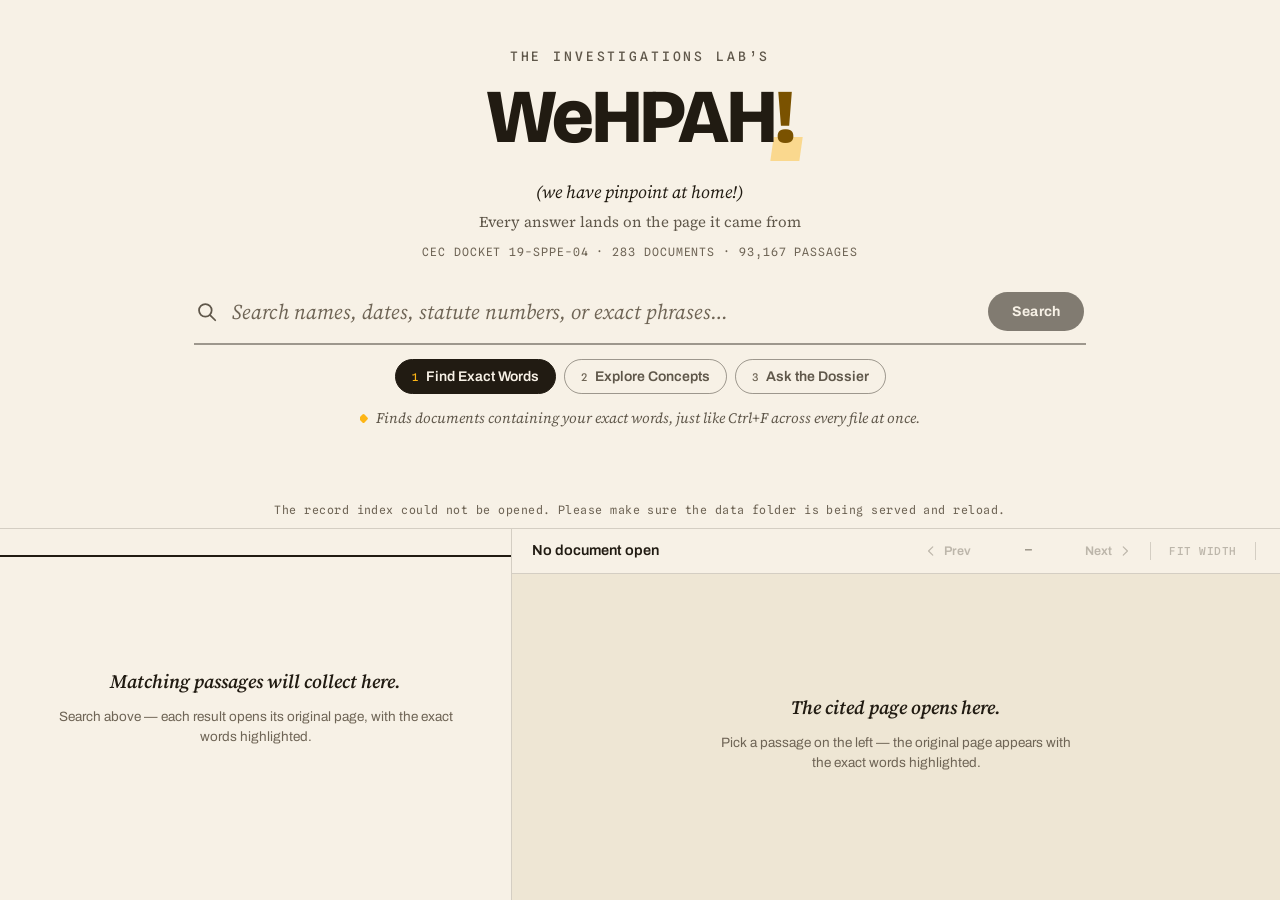
<file: web_app/index.html>
<!doctype html>
<html lang="en">
<head>
  <meta charset="utf-8" />
  <meta name="viewport" content="width=device-width, initial-scale=1" />
  <title>Investigations Lab's WeHPAH! (We have pinpoint at home!)</title>
  <meta name="description" content="Search the complete CEC San Jose Data Center docket and see every answer highlighted on the original page." />
  <link rel="preconnect" href="https://fonts.googleapis.com" />
  <link rel="preconnect" href="https://fonts.gstatic.com" crossorigin />
  <link rel="stylesheet"
        href="https://fonts.googleapis.com/css2?family=Archivo:wght@400;500;600;700&family=Bricolage+Grotesque:opsz,wght@12..96,600;12..96,800&family=Source+Serif+4:ital,opsz,wght@0,8..60,400;0,8..60,600;1,8..60,400;1,8..60,600&family=Spline+Sans+Mono:wght@400;500&display=swap" />
  <link rel="stylesheet" href="./style.css" />
</head>
<body>
  <div class="app">
    <!-- ============ Header: essay cover that folds into a slim strip ============ -->
    <header id="app-header" class="app-header">
      <div class="header-inner">

        <!-- Wordmark: large in cover state, small + left-aligned when compact -->
        <div class="masthead">
          <p class="masthead-kicker">The Investigations Lab&rsquo;s</p>
          <h1 class="masthead-title">WeHPAH<span class="masthead-bang">!</span></h1>
          <div class="masthead-extras">
            <p class="masthead-nickname"><em>(we have pinpoint at home!)</em></p>
            <p class="masthead-tagline">Every answer lands on the page it came from</p>
            <p class="masthead-facts">CEC docket 19-SPPE-04 &middot; 283 documents &middot; 93,167 passages</p>
          </div>
        </div>

        <!-- One search bar, three ways to ask -->
        <div class="search-hero">
          <div class="search-field">
            <svg class="search-glyph" viewBox="0 0 20 20" aria-hidden="true" fill="none" stroke="currentColor" stroke-width="1.6" stroke-linecap="round">
              <circle cx="8.5" cy="8.5" r="5.75"></circle>
              <path d="M13 13l4.5 4.5"></path>
            </svg>
            <input id="search-input" type="text" autocomplete="off" spellcheck="false"
                   placeholder="Search names, dates, statute numbers, or exact phrases&hellip;"
                   aria-label="Search the record" />
            <button id="search-button" class="search-go" type="button">Search</button>
          </div>

          <nav class="mode-switcher" role="tablist" aria-label="Search mode">
            <button class="pill active" data-mode="exact" role="tab" aria-selected="true"><span class="pill-no">1</span>Find Exact Words</button>
            <button class="pill" data-mode="concepts" role="tab" aria-selected="false"><span class="pill-no">2</span>Explore Concepts</button>
            <button class="pill" data-mode="dossier" role="tab" aria-selected="false"><span class="pill-no">3</span>Ask the Dossier</button>
          </nav>

          <!-- Lives outside the collapsible footnotes so mode 3 stays labeled
               as experimental in the compact strip too -->
          <div id="experimental-warning" class="experimental-warning" hidden role="alert">
            <span class="warn-dot" aria-hidden="true"></span>Experimental feature &mdash; check every answer against its page
          </div>

          <div class="search-footnotes">
            <p id="helper-copy" class="helper-copy"><em>Finds documents containing your exact words, just like Ctrl+F across every file at once.</em></p>
          </div>

          <button id="expand-header" class="expand-header" type="button" aria-label="Expand search cover" title="Back to the full search cover" aria-expanded="false">
            <svg viewBox="0 0 20 20" aria-hidden="true" fill="none" stroke="currentColor" stroke-width="1.6" stroke-linecap="round" stroke-linejoin="round">
              <path d="M5 7.5l5-5 5 5M10 2.5V17.5"></path>
            </svg>
          </button>
        </div>

      </div>
      <div id="status-bar" class="status-bar" role="status" aria-live="polite"></div>
    </header>

    <!-- ============ Workspace: evidence stream + grounding stage ============ -->
    <main class="workspace">
      <!-- Left: the evidence stream -->
      <section id="left-pane" class="left-pane" aria-label="Evidence stream">
        <div class="results-head">
          <p id="results-count" class="results-count" hidden></p>
        </div>
        <div id="dossier-summary" class="dossier-summary" hidden></div>
        <div id="evidence-stream" class="evidence-stream">
          <div class="empty-state">
            <p class="empty-line">Matching passages will collect here.</p>
            <p class="empty-hint">Search above &mdash; each result opens its original page, with the exact words highlighted.</p>
          </div>
        </div>
      </section>

      <!-- Right: the grounding stage -->
      <section id="right-pane" class="right-pane" aria-label="Original document viewer">
        <div class="stage-head">
          <div id="stage-doc-title" class="stage-doc-title">No document open</div>
          <div class="stage-controls">
            <button id="page-prev" class="ghost" disabled aria-label="Previous page">
              <svg viewBox="0 0 20 20" aria-hidden="true" fill="none" stroke="currentColor" stroke-width="1.6" stroke-linecap="round" stroke-linejoin="round"><path d="M12.5 4l-6 6 6 6"></path></svg>
              <span>Prev</span>
            </button>
            <span id="page-counter" class="page-counter">&mdash;</span>
            <button id="page-next" class="ghost" disabled aria-label="Next page">
              <span>Next</span>
              <svg viewBox="0 0 20 20" aria-hidden="true" fill="none" stroke="currentColor" stroke-width="1.6" stroke-linecap="round" stroke-linejoin="round"><path d="M7.5 4l6 6-6 6"></path></svg>
            </button>
            <span class="control-sep" aria-hidden="true"></span>
            <button id="zoom-toggle" class="ghost mono-btn" disabled>Fit Width</button>
            <span class="control-sep" aria-hidden="true"></span>
            <a id="download-pdf" class="ghost download-link mono-btn" hidden
               download="document.pdf">
              <svg viewBox="0 0 20 20" aria-hidden="true" fill="none" stroke="currentColor" stroke-width="1.6" stroke-linecap="round" stroke-linejoin="round"><path d="M10 2.5v10M6 9l4 3.5 4-3.5M3.5 16.5h13"></path></svg>
              <span>Original PDF</span>
            </a>
          </div>
        </div>
        <div id="stage-scroll" class="stage-scroll">
          <div id="stage-empty" class="stage-empty">
            <p class="empty-line">The cited page opens here.</p>
            <p class="empty-hint">Pick a passage on the left &mdash; the original page appears with the exact words highlighted.</p>
          </div>
          <figure class="plate-figure" id="plate-figure" hidden>
            <div id="canvas-wrap" class="canvas-wrap" hidden>
              <canvas id="pdf-canvas"></canvas>
              <div id="bbox-layer" class="bbox-overlay-layer"></div>
            </div>
            <figcaption id="fig-caption" class="fig-caption"></figcaption>
          </figure>
        </div>
      </section>
    </main>
  </div>

  <script type="module" src="./src/main.js"></script>
</body>
</html>
</file>
<file: style.css>
/* ============================================================
   WeHPAH! — "The Highlighter Essay"
   Design direction: The Pudding editorial data-essay, adapted
   to an Operate workspace. Cream paper, warm ink, ONE gold
   highlighter that follows the question from the results to
   the original page. Type: Bricolage Grotesque (display),
   Source Serif 4 (passages), Spline Sans Mono (data), Archivo (UI).
   ============================================================ */

:root {
  /* Paper & ink */
  --paper: #F7F1E6;            /* warm cream ground */
  --paper-deep: #EEE6D4;       /* recessed well behind plates */
  --plate: #FFFFFF;            /* white plates: summary, PDF page */
  --ink: #211B12;              /* warm near-black */
  --ink-2: #5F574A;            /* secondary text */
  --ink-3: #6E6455;            /* faint meta (still ≥4.5:1 on paper) */
  --line: rgba(33, 27, 18, 0.16);
  --line-strong: rgba(33, 27, 18, 0.42);

  /* The one accent */
  --gold: #FDB515;             /* California gold — the highlighter */
  --gold-deep: #D99A00;        /* focus rings, chip borders */
  --gold-ink: #7A5200;         /* small text on gold-adjacent surfaces */
  --gold-mark: rgba(253, 181, 21, 0.42);
  --gold-fill: rgba(253, 181, 21, 0.32);

  /* Type */
  --font-display: 'Bricolage Grotesque', Georgia, serif;
  --font-ui: 'Archivo', system-ui, -apple-system, 'Segoe UI', sans-serif;
  --font-serif: 'Source Serif 4', Georgia, 'Times New Roman', serif;
  --font-mono: 'Spline Sans Mono', ui-monospace, 'SF Mono', Menlo, monospace;

  --ease-fold: cubic-bezier(0.22, 0.61, 0.21, 1);
  --shadow-plate: 0 0 0 1px rgba(33, 27, 18, 0.22), 0 22px 44px -26px rgba(33, 27, 18, 0.42);
}

/* ---------- base ---------- */

* { box-sizing: border-box; }

/* The hidden attribute must win over any component display rule */
[hidden] { display: none !important; }

html, body {
  margin: 0;
  padding: 0;
  height: 100%;
  background: var(--paper);
  color: var(--ink);
  font-family: var(--font-ui);
  font-size: 15px;
  line-height: 1.5;
  -webkit-font-smoothing: antialiased;
  text-rendering: optimizeLegibility;
}

/* The app grid owns all scrolling; the page itself never drifts sideways */
html, body { overflow-x: clip; max-width: 100vw; }
body { overflow-y: hidden; }

/* Browser surfaces drawn in the world's palette */
::selection { background: rgba(253, 181, 21, 0.5); color: var(--ink); }
* { scrollbar-width: thin; scrollbar-color: rgba(33, 27, 18, 0.32) transparent; }
::-webkit-scrollbar { width: 9px; height: 9px; }
::-webkit-scrollbar-thumb { background: rgba(33, 27, 18, 0.28); border-radius: 99px; border: 2px solid var(--paper); }
::-webkit-scrollbar-track { background: transparent; }
:focus-visible { outline: 2px solid var(--gold-deep); outline-offset: 2px; border-radius: 2px; }
a { color: inherit; }

.app {
  height: 100dvh;
  display: grid;
  grid-template-rows: auto minmax(0, 1fr);
}

/* ============================================================
   HEADER — essay cover that folds into a slim sticky strip
   ============================================================ */

.app-header {
  background: var(--paper);
  border-bottom: 1px solid var(--line);
  position: relative;
  z-index: 6;
}

.header-inner {
  max-width: 940px;
  margin: 0 auto;
  padding: clamp(30px, 5.2vh, 58px) 24px 18px;
  display: flex;
  flex-direction: column;
  align-items: center;
  text-align: center;
  gap: clamp(18px, 3vh, 30px);
  transition: padding 0.45s var(--ease-fold), gap 0.45s var(--ease-fold);
}

/* --- masthead --- */

.masthead { transition: max-width 0.45s var(--ease-fold); }

/* Small-caps studio line sitting above the wordmark */
.masthead-kicker {
  margin: 0 0 2px;
  font-family: var(--font-mono);
  font-size: 13px;
  font-weight: 500;
  letter-spacing: 0.22em;
  text-transform: uppercase;
  color: var(--ink-2);
}
body.compact .masthead-kicker { display: none; }

.masthead-title {
  margin: 0;
  font-family: var(--font-display);
  font-weight: 800;
  font-optical-sizing: auto;
  font-size: clamp(46px, 6.4vw, 76px);
  line-height: 1.3;          /* single word never wraps; keeps the box readable */
  letter-spacing: -0.03em;
  color: var(--ink);
  transition: font-size 0.45s var(--ease-fold);
}
/* The bang sits on a swipe of the gold highlighter */
.masthead-bang {
  color: var(--gold-ink);
  position: relative;
}
.masthead-bang::after {
  content: "";
  position: absolute;
  left: -0.04em;
  right: -0.1em;
  bottom: 0.02em;
  height: 0.32em;
  background: var(--gold-mark);
  z-index: -1;
  transform: skewX(-8deg);
}

.masthead-extras {
  max-height: 120px;
  overflow: hidden;
  opacity: 1;
  transition: max-height 0.4s var(--ease-fold), opacity 0.25s ease, margin 0.4s var(--ease-fold);
}
/* The nickname rides directly under the wordmark, its own line */
.masthead-nickname {
  margin: 12px 0 0;
  font-family: var(--font-serif);
  font-size: 17.5px;
  color: var(--ink);
}
.masthead-nickname em { font-style: italic; }
.masthead-tagline {
  margin: 6px 0 0;
  font-family: var(--font-serif);
  font-size: 15px;
  color: var(--ink-2);
}
.masthead-tagline em { font-style: italic; color: var(--ink); }
.masthead-facts {
  margin: 10px 0 0;
  font-family: var(--font-mono);
  font-size: 11.5px;
  letter-spacing: 0.08em;
  text-transform: uppercase;
  color: var(--ink-3);
}

/* --- the search field: a blank line in the essay --- */

.search-hero {
  width: 100%;
  display: flex;
  flex-direction: column;
  align-items: center;
  gap: 14px;
  transition: gap 0.45s var(--ease-fold);
}
.dossier-toggle {
  border: 0;
  border-bottom: 1px solid var(--line-strong);
  background: transparent;
  color: var(--ink-2);
  font: 500 12px/1.4 var(--font-mono);
  padding: 2px 0 4px;
  cursor: pointer;
  display: inline-flex;
  align-items: center;
  gap: 7px;
  max-width: 220px;
}
.dossier-toggle:hover, .dossier-toggle[aria-expanded="true"] { color: var(--ink); border-color: var(--gold-deep); }
.dossier-toggle:disabled { opacity: .5; cursor: wait; }
.dossier-toggle span { overflow: hidden; white-space: nowrap; text-overflow: ellipsis; }
.dossier-toggle svg { width: 12px; height: 12px; flex: none; }
.dossier-panel {
  position: fixed;
  right: max(20px, calc((100vw - 940px) / 2));
  top: var(--dossier-panel-top, 120px);
  width: min(440px, calc(100vw - 32px));
  max-height: calc(100dvh - var(--dossier-panel-top, 120px) - 12px);
  overflow-y: auto;
  text-align: left;
  background: var(--plate);
  box-shadow: var(--shadow-plate);
  padding: 22px;
  z-index: 10;
}
.dossier-panel-title { margin: 0 0 14px; font: 600 20px/1.3 var(--font-serif); }
.dossier-panel label { display: block; margin-bottom: 7px; font: 500 11px/1.4 var(--font-mono); text-transform: uppercase; letter-spacing: .06em; }
.dossier-form-row { display: flex; gap: 8px; }
.dossier-form-row input { min-width: 0; flex: 1; border: 1px solid var(--line-strong); border-radius: 2px; padding: 9px 10px; font: 15px/1.4 var(--font-ui); color: var(--ink); }
.dossier-form-row button { border: 0; background: var(--ink); color: var(--plate); padding: 9px 15px; font: 600 13px/1.4 var(--font-ui); cursor: pointer; }
.dossier-panel-note, .dossier-error { margin: 12px 0 0; font: 15px/1.45 var(--font-serif); color: var(--ink-2); }
.dossier-error { color: var(--gold-ink); }
.dossier-defaults { display: flex; flex-wrap: wrap; gap: 10px 18px; margin-top: 15px; }
.dossier-default { border: 0; border-bottom: 1px solid var(--line-strong); padding: 0 0 2px; background: transparent; color: var(--ink-2); font: 500 12px/1.4 var(--font-mono); cursor: pointer; }
.dossier-default:hover { color: var(--ink); border-color: var(--gold-deep); }

.search-field {
  width: 100%;
  display: flex;
  align-items: center;
  gap: 14px;
  padding: 4px 2px 12px;
  border-bottom: 2px solid var(--line-strong);
  transition: border-color 0.2s ease, padding 0.45s var(--ease-fold);
}
.search-field:focus-within { border-bottom-color: var(--gold-deep); }

.search-glyph {
  width: 22px;
  height: 22px;
  flex: none;
  color: var(--ink-2);
  transition: color 0.2s ease, width 0.45s var(--ease-fold), height 0.45s var(--ease-fold);
}
.search-field:focus-within .search-glyph { color: var(--gold-ink); }

#search-input {
  flex: 1;
  min-width: 0;
  border: none;
  outline: none;
  background: transparent;
  font-family: var(--font-serif);
  font-size: 21px;
  color: var(--ink);
  padding: 4px 0;
  transition: font-size 0.45s var(--ease-fold);
  caret-color: var(--gold-deep);
}
#search-input::placeholder { color: var(--ink-3); font-style: italic; }

.search-go {
  flex: none;
  font-family: var(--font-ui);
  font-weight: 700;
  font-size: 14px;
  letter-spacing: 0.01em;
  padding: 12px 24px;
  border: none;
  border-radius: 999px;
  background: var(--ink);
  color: var(--paper);
  cursor: pointer;
  transition: background 0.15s ease, transform 0.1s ease,
              padding 0.45s var(--ease-fold), font-size 0.45s var(--ease-fold);
}
.search-go:hover { background: #000; }
.search-go:active { transform: translateY(1px); }
.search-go:disabled { opacity: 0.55; cursor: default; }

/* --- mode switcher: three ways to ask --- */

.mode-switcher {
  display: flex;
  gap: 8px;
  flex-wrap: wrap;
  justify-content: center;
}

.pill {
  display: inline-flex;
  align-items: baseline;
  gap: 8px;
  font-family: var(--font-ui);
  font-weight: 600;
  font-size: 14px;
  padding: 9px 16px;
  border-radius: 999px;
  border: 1px solid var(--line-strong);
  background: transparent;
  color: var(--ink-2);
  cursor: pointer;
  transition: background 0.15s ease, color 0.15s ease, border-color 0.15s ease,
              padding 0.45s var(--ease-fold), font-size 0.45s var(--ease-fold);
}
.pill:hover { color: var(--ink); border-color: var(--ink); }
.pill .pill-no {
  font-family: var(--font-mono);
  font-weight: 500;
  font-size: 10.5px;
  color: var(--ink-3);
  transition: color 0.15s ease, font-size 0.45s var(--ease-fold);
}
.pill.active { background: var(--ink); border-color: var(--ink); color: var(--paper); }
.pill.active .pill-no { color: var(--gold); }

/* --- footnotes under the search --- */

.search-footnotes {
  max-height: 200px;
  overflow: hidden;
  opacity: 1;
  display: flex;
  flex-direction: column;
  align-items: center;
  gap: 10px;
  transition: max-height 0.4s var(--ease-fold), opacity 0.25s ease, margin 0.4s var(--ease-fold);
}

.helper-copy {
  margin: 0;
  font-family: var(--font-serif);
  font-size: 14.5px;
  color: var(--ink-2);
}
.helper-copy em { font-style: italic; }
.helper-copy::before {
  content: "";
  display: inline-block;
  width: 7px;
  height: 7px;
  margin-right: 9px;
  margin-bottom: 1px;
  background: var(--gold);
  border-radius: 1.5px;
  transform: rotate(45deg);
}

.experimental-warning {
  display: inline-flex;
  align-items: center;
  gap: 8px;
  font-family: var(--font-mono);
  font-size: 11px;
  letter-spacing: 0.07em;
  text-transform: uppercase;
  color: var(--gold-ink);
  background: rgba(253, 181, 21, 0.14);
  border: 1px solid var(--gold-deep);
  border-radius: 999px;
  padding: 5px 13px;
}
.warn-dot {
  width: 6px;
  height: 6px;
  border-radius: 50%;
  background: var(--gold);
}

/* --- expand (cover restore) button --- */

.expand-header {
  flex: none;
  width: 0;
  height: 34px;
  padding: 0;
  opacity: 0;
  overflow: hidden;
  pointer-events: none;
  display: inline-flex;
  align-items: center;
  justify-content: center;
  border: 1px solid var(--line-strong);
  border-radius: 50%;
  background: transparent;
  color: var(--ink-2);
  cursor: pointer;
  transition: opacity 0.3s ease 0.15s, width 0.35s var(--ease-fold);
}
.expand-header:hover { color: var(--ink); border-color: var(--ink); }
.expand-header svg { width: 15px; height: 15px; }

/* --- status line: footnote at the foot of the header --- */

.status-bar {
  max-width: 940px;
  margin: 0 auto;
  padding: 6px 24px 9px;
  min-height: 26px;
  font-family: var(--font-mono);
  font-size: 11.5px;
  letter-spacing: 0.04em;
  color: var(--ink-3);
  text-align: center;
}
.status-bar:empty { padding-top: 0; padding-bottom: 6px; }
.status-bar.busy::before {
  content: "";
  display: inline-block;
  width: 11px;
  height: 11px;
  margin-right: 8px;
  vertical-align: -1px;
  border: 2px solid var(--line);
  border-top-color: var(--gold-deep);
  border-radius: 50%;
  animation: spin 0.8s linear infinite;
}
@keyframes spin { to { transform: rotate(360deg); } }

/* ============================================================
   COMPACT STATE — after the first search, the cover folds away
   ============================================================ */

body.compact .header-inner {
  max-width: 1200px;
  flex-direction: row;
  text-align: left;
  gap: 18px;
  padding: 10px 20px;
}

body.compact .masthead {
  flex: none;
  max-width: 150px;      /* intrinsic-size cap: cover text can never widen the strip */
  overflow: hidden;
}
body.compact .masthead-title { font-size: 20px; line-height: 1.3; }
body.compact .masthead-bang::after { height: 0.3em; }
/* display:none (not just max-height:0) so the cover's lines stop contributing
   their min-content width to the compact flex row */
body.compact .masthead-extras { display: none; }

body.compact .search-hero {
  flex: 1;
  min-width: 0;
  flex-direction: row;
  gap: 12px;
}
body.compact .dossier-toggle { flex: none; max-width: 150px; }
@media (max-width: 900px) { body.compact .dossier-toggle { max-width: 90px; } }
body.compact .search-field { border-bottom-width: 1px; padding: 2px 2px 6px; gap: 10px; }
body.compact .search-glyph { width: 16px; height: 16px; }
body.compact #search-input { font-size: 15px; }
body.compact .search-go { font-size: 12px; padding: 7px 14px; }

body.compact .mode-switcher { flex: none; justify-content: flex-start; }
body.compact .pill { font-size: 12px; padding: 5px 11px; }
body.compact .pill .pill-no { font-size: 9px; }

body.compact .search-footnotes { display: none; }

body.compact .expand-header { width: 34px; opacity: 1; pointer-events: auto; }

/* Mode 3 stays labeled as experimental inside the compact strip too */
body.compact .experimental-warning { flex: none; padding: 4px 10px; font-size: 9.5px; }
/* the strip has room for the label only; the cover shows the full sentence */
body.compact .warn-more { display: none; }

/* ============================================================
   WORKSPACE — evidence stream 2fr · grounding stage 3fr
   ============================================================ */

.workspace {
  display: grid;
  grid-template-columns: minmax(340px, 2fr) minmax(0, 3fr);
  min-height: 0;
}

/* ---------- left pane: the evidence stream ---------- */

.left-pane {
  min-width: 0;
  min-height: 0;   /* grid item floor: lets overflow-y engage instead of stretching the row */
  overflow-y: auto;
  border-right: 1px solid var(--line);
  padding-bottom: 48px;
  display: flex;
  flex-direction: column;
}

/* The stream opens with the world's thick-over-thin rule pair */
.results-head {
  padding: 14px 26px 12px;
  flex: none;
  border-bottom: 2.5px solid var(--ink);
}
.results-count {
  margin: 0;
  font-family: var(--font-mono);
  font-size: 11.5px;
  font-weight: 500;
  letter-spacing: 0.08em;
  text-transform: uppercase;
  color: var(--ink-2);
}
.results-count b { color: var(--ink); font-weight: 500; }

/* --- entries: ink on paper, separated by hairlines --- */

.evidence-stream {
  margin-top: 5px;   /* first entry's hairline completes the rule pair */
  flex: 1;
  display: flex;
  flex-direction: column;
}

.empty-state {
  margin: auto;
  padding: 40px 36px;
  max-width: 54ch;
  text-align: center;
}
.empty-line {
  margin: 0 0 12px;
  font-family: var(--font-serif);
  font-style: italic;
  font-weight: 600;
  font-size: 19px;
  color: var(--ink);
}
.empty-hint {
  margin: 0;
  font-size: 13.5px;
  color: var(--ink-3);
}

.entry {
  position: relative;
  padding: 18px 26px 20px;
  border-top: 1px solid var(--line);
  cursor: pointer;
  transition: background 0.16s ease;
  animation: entry-rise 0.4s cubic-bezier(0.2, 0.7, 0.3, 1) both;
  animation-delay: calc(var(--i, 0) * 26ms);
}
@keyframes entry-rise {
  from { opacity: 0; transform: translateY(7px); }
}
.entry:hover { background: rgba(255, 255, 255, 0.55); }
.entry.active {
  background: var(--plate);
  box-shadow: 0 0 0 1px var(--line-strong), 0 14px 30px -24px rgba(33, 27, 18, 0.55);
}

.entry-head {
  display: flex;
  align-items: baseline;
  gap: 12px;
  margin-bottom: 9px;
}
.entry-doc {
  margin: 0;
  flex: 1;
  font-family: var(--font-ui);
  font-weight: 700;
  font-size: 15px;
  letter-spacing: -0.005em;
  color: var(--ink);
  min-width: 0;
  overflow: hidden;
  text-overflow: ellipsis;
  white-space: nowrap;
}
/* Gold swipe under the active entry's document */
.entry.active .entry-doc { text-decoration: underline; text-decoration-color: var(--gold); text-decoration-thickness: 3px; text-underline-offset: 4px; }
.entry-page {
  flex: none;
  font-family: var(--font-mono);
  font-size: 11.5px;
  font-weight: 500;
  color: var(--ink-2);
}
.entry-tag {
  flex: none;
  margin-left: auto;
  font-family: var(--font-mono);
  font-size: 10.5px;
  font-weight: 500;
  letter-spacing: 0.07em;
  text-transform: uppercase;
  color: var(--ink-3);
  white-space: nowrap;
}
.entry-tag.tag-visual { color: var(--gold-ink); }
.entry-tag.tag-visual::before {
  content: "";
  display: inline-block;
  width: 6px;
  height: 6px;
  margin-right: 6px;
  margin-bottom: 1px;
  border-radius: 50%;
  background: var(--gold);
}

.entry-passage {
  margin: 0;
  font-family: var(--font-serif);
  font-size: 16px;
  line-height: 1.62;
  color: var(--ink);
  white-space: pre-wrap;
  overflow-wrap: break-word;
}
.entry-meta {
  margin: 10px 0 0;
  font-family: var(--font-mono);
  font-size: 11px;
  letter-spacing: 0.05em;
  color: var(--ink-3);
  overflow: hidden;
  text-overflow: ellipsis;
  white-space: nowrap;
}

/* The gold highlighter swipes under exact-word hits */
mark.exact-hit {
  color: inherit;
  padding: 0 1px;
  border-radius: 2px;
  background-image: linear-gradient(rgba(253, 181, 21, 0.34), rgba(253, 181, 21, 0.34));
  background-repeat: no-repeat;
  background-size: 0% 52%;
  background-position: 0 70%;
  animation: mark-swipe 0.45s ease-out forwards;
  animation-delay: calc(0.2s + var(--i, 0) * 26ms);
}
@keyframes mark-swipe { to { background-size: 100% 52%; } }

/* --- loading skeletons --- */

.skeleton { padding: 20px 26px 22px; border-top: 1px solid var(--line); }
.skeleton .bar {
  height: 12px;
  border-radius: 3px;
  margin-bottom: 10px;
  background: linear-gradient(100deg, rgba(33, 27, 18, 0.05) 40%, rgba(33, 27, 18, 0.12) 50%, rgba(33, 27, 18, 0.05) 60%);
  background-size: 220% 100%;
  animation: shimmer 1.3s linear infinite;
}
.skeleton .bar:last-child { margin-bottom: 0; }
@keyframes shimmer { to { background-position: -220% 0; } }

/* ---------- Ask the Dossier: the answer plate ---------- */

.dossier-summary {
  margin: 6px 18px 20px;
  background: var(--plate);
  border-radius: 3px;
  box-shadow: var(--shadow-plate);
  padding: 20px 22px 18px;
  animation: entry-rise 0.4s cubic-bezier(0.2, 0.7, 0.3, 1) both;
}
.dossier-summary h2 {
  margin: 0 0 4px;
  font-family: var(--font-display);
  font-weight: 700;
  font-size: 18px;
  letter-spacing: -0.01em;
  color: var(--ink);
}
.dossier-q {
  margin: 0 0 14px;
  padding-bottom: 12px;
  border-bottom: 1px solid var(--line);
  font-family: var(--font-serif);
  font-style: italic;
  font-size: 14.5px;
  color: var(--ink-2);
}
.dossier-summary ol { margin: 0; padding: 0; list-style: none; counter-reset: claim; }

.claim-row {
  counter-increment: claim;
  position: relative;
  padding: 12px 0 13px 24px;
}
.claim-row + .claim-row { border-top: 1px solid var(--line); }
.claim-row::before {
  content: counter(claim);
  position: absolute;
  left: 0;
  top: 15px;
  font-family: var(--font-mono);
  font-size: 11px;
  font-weight: 500;
  color: var(--gold-ink);
}
.claim-text {
  display: block;
  font-family: var(--font-serif);
  font-size: 15.5px;
  line-height: 1.55;
  color: var(--ink);
}

/* Gold citation chip: its own line under the sentence — hover quotes the
   verbatim source, click opens the cited page */
.verify-pill {
  display: inline-block;
  margin-top: 7px;
  max-width: 100%;
  font-family: var(--font-mono);
  font-size: 10.5px;
  font-weight: 500;
  letter-spacing: 0.05em;
  color: var(--gold-ink);
  background: rgba(253, 181, 21, 0.12);
  border: 1px solid var(--gold-deep);
  border-radius: 999px;
  padding: 3px 10px;
  cursor: pointer;
  position: relative;
  transition: background 0.15s ease;
}
.verify-pill:hover { background: rgba(253, 181, 21, 0.3); }
.verify-pill[data-quote]:hover::after,
.verify-pill[data-quote]:focus-visible::after {
  content: "“" attr(data-quote) "”";
  position: absolute;
  left: 0; /* grows rightward into the pane, never off the left edge of the window */
  top: calc(100% + 8px);
  z-index: 30;
  width: min(340px, 78vw);
  white-space: normal;
  background: var(--ink);
  color: var(--paper);
  font-family: var(--font-serif);
  font-size: 12.5px;
  font-style: italic;
  font-weight: 400;
  letter-spacing: 0;
  text-transform: none;
  line-height: 1.5;
  text-align: left;
  padding: 10px 13px;
  border-radius: 4px;
  box-shadow: 0 14px 30px -14px rgba(33, 27, 18, 0.6);
}

/* Thoroughness: three quiet mono toggles under the question */
.depth-choice { display: flex; gap: 6px; margin: -4px 0 6px; }
.depth-option {
  font-family: var(--font-mono);
  font-size: 10.5px;
  font-weight: 500;
  letter-spacing: 0.06em;
  text-transform: uppercase;
  color: var(--ink-2);
  background: transparent;
  border: 1px solid var(--line);
  border-radius: 999px;
  padding: 3px 10px;
  cursor: pointer;
  opacity: 0.8;
  transition: opacity 0.15s ease, border-color 0.15s ease;
}
.depth-option:hover:not(:disabled) { opacity: 1; border-color: var(--line-strong); }
.depth-option[aria-pressed="true"] { opacity: 1; color: var(--gold-ink); border-color: var(--gold-deep); background: rgba(253, 181, 21, 0.12); }
.depth-option:disabled { cursor: default; }

.claim-also {
  display: block;
  margin-top: 5px;
  font-family: var(--font-mono);
  font-size: 10.5px;
  letter-spacing: 0.04em;
  color: var(--ink-3);
}

.dossier-coverage {
  margin: 12px 0 0;
  padding-top: 10px;
  border-top: 1px solid var(--line);
  font-family: var(--font-mono);
  font-size: 10.5px;
  letter-spacing: 0.08em;
  text-transform: uppercase;
  color: var(--ink-3);
}

.read-more {
  display: block;
  width: 100%;
  margin-top: 10px;
  font-family: var(--font-ui);
  font-weight: 600;
  font-size: 13.5px;
  color: var(--ink);
  background: transparent;
  border: 1px solid var(--line-strong);
  border-radius: 999px;
  padding: 9px 18px;
  cursor: pointer;
  transition: border-color 0.15s ease, background 0.15s ease;
}
.read-more:hover:not(:disabled) { border-color: var(--ink); background: rgba(33, 27, 18, 0.04); }
.read-more:disabled { opacity: 0.6; cursor: default; }

.setup-chip {
  display: block;
  width: 100%;
  margin-top: 14px;
  font-family: var(--font-ui);
  font-weight: 600;
  font-size: 13.5px;
  color: var(--paper);
  background: var(--ink);
  border: none;
  border-radius: 999px;
  padding: 11px 18px;
  cursor: pointer;
  transition: background 0.15s ease, transform 0.1s ease;
}
.setup-chip:hover { background: #000; }
.setup-chip:active { transform: translateY(1px); }
.setup-chip:disabled { opacity: 0.7; cursor: default; }

/* ============================================================
   RIGHT PANE — the grounding stage
   ============================================================ */

.right-pane {
  min-width: 0;
  min-height: 0;   /* same grid-item floor for the stage's scroll container */
  display: flex;
  flex-direction: column;
  background: var(--paper-deep);
}

.stage-head {
  display: flex;
  align-items: center;
  flex-wrap: wrap;
  gap: 8px 16px;
  padding: 9px 20px;
  background: var(--paper);
  border-bottom: 1px solid var(--line);
}
.stage-doc-title {
  flex: 1 1 220px;
  min-width: 160px;
  font-family: var(--font-ui);
  font-weight: 600;
  font-size: 14.5px;
  color: var(--ink);
  white-space: nowrap;
  overflow: hidden;
  text-overflow: ellipsis;
}
.stage-controls {
  display: flex;
  align-items: center;
  gap: 4px;
  flex-wrap: wrap;
}

.ghost {
  display: inline-flex;
  align-items: center;
  gap: 6px;
  font-family: var(--font-ui);
  font-weight: 600;
  font-size: 12.5px;
  color: var(--ink-2);
  padding: 6px 10px;
  border: none;
  border-radius: 6px;
  background: transparent;
  cursor: pointer;
  text-decoration: none;
  transition: color 0.14s ease, background 0.14s ease;
}
.ghost svg { width: 14px; height: 14px; }
.ghost:hover:not(:disabled) { color: var(--ink); background: rgba(33, 27, 18, 0.07); }
.ghost:disabled { opacity: 0.38; cursor: default; }

.mono-btn {
  font-family: var(--font-mono);
  font-weight: 500;
  font-size: 11px;
  letter-spacing: 0.05em;
  text-transform: uppercase;
}

.page-counter {
  font-family: var(--font-mono);
  font-size: 11.5px;
  color: var(--ink-2);
  min-width: 86px;
  text-align: center;
  white-space: nowrap;
}
.control-sep { width: 1px; height: 18px; background: var(--line); margin: 0 4px; }

/* The well: a recessed desk the white page sits on */

.stage-scroll {
  flex: 1;
  overflow: auto;
  padding: 26px 26px 34px;
  display: flex;
  flex-direction: column;
}
.stage-empty {
  margin: auto;
  text-align: center;
  max-width: 44ch;
  padding: 40px 20px;
}

.plate-figure { margin: auto; max-width: 100%; }
.canvas-wrap {
  position: relative;
  width: fit-content;
  max-width: 100%;
  background: #fff;
  border-radius: 2px;
  box-shadow: var(--shadow-plate);
}
#pdf-canvas { display: block; border-radius: 2px; max-width: 100%; }

.fig-caption {
  margin: 13px auto 0;
  max-width: 72ch;
  text-align: center;
  font-family: var(--font-mono);
  font-size: 11px;
  letter-spacing: 0.06em;
  text-transform: uppercase;
  color: var(--ink-2);
}

/* Zoom-proof percentage overlay — the highlighter lands on the page */
.bbox-overlay-layer {
  position: absolute;
  inset: 0;
  pointer-events: none;
  border-radius: 2px;
}
.evidence-highlight-box {
  position: absolute;
  border: 2px solid var(--gold-deep);
  background: var(--gold-fill);
  border-radius: 2px;
  animation: pulse-gold 1.2s ease-out;
}
@keyframes pulse-gold {
  0%   { box-shadow: 0 0 0 0 rgba(253, 181, 21, 0.65); }
  100% { box-shadow: 0 0 0 14px rgba(253, 181, 21, 0); }
}

/* ============================================================
   Responsive
   ============================================================ */

@media (max-width: 1020px) {
  /* minmax(0,·) floor: entry content can never push the column past the viewport */
  .workspace { grid-template-columns: minmax(0, 1fr); overflow-y: auto; }
  .left-pane {
    border-right: none;
    border-bottom: 1px solid var(--line);
    overflow-y: visible;
    max-height: none;
  }
  .right-pane { min-height: 78vh; }
  .stage-scroll { min-height: 60vh; }
  /* the strip is too narrow for the label here; the cover still shows it */
  body.compact .experimental-warning { display: none; }
}

@media (max-width: 640px) {
  .header-inner { padding-left: 16px; padding-right: 16px; }
  body.compact .mode-switcher { display: none; }   /* modes live on the cover */
  body.compact .masthead { display: none; }        /* the query needs the width  */
  .search-field { gap: 10px; }
  .search-glyph { width: 18px; height: 18px; }
  #search-input { font-size: 17px; }
  .search-go { font-size: 12.5px; padding: 10px 14px; }
  .ghost span { display: none; }                   /* icon-only pager on phones */
  .page-counter { min-width: 64px; }
  .entry { padding: 16px 18px 18px; }
  .results-head { padding: 12px 18px 10px; }
  .entry-tag { display: none; }                    /* tag returns on tap-active */
  .entry.active .entry-tag { display: block; }
  .empty-state { margin: 10vh 24px 0; }
}

/* Very short viewports: let the page scroll instead of crushing the stage */
@media (max-height: 560px) {
  body { overflow-y: auto; overflow-x: hidden; }
  .app { height: auto; min-height: 100dvh; }
  .workspace { min-height: 60vh; }
}

/* Respect reduced-motion preferences */
@media (prefers-reduced-motion: reduce) {
  *, *::before, *::after {
    animation-duration: 0.01ms !important;
    animation-iteration-count: 1 !important;
    transition-duration: 0.01ms !important;
  }
  mark.exact-hit { background-size: 100% 46%; }
}

/* ---------- Timeline & laws cited ---------- */
.browse-links { margin: 10px 0 0; font: italic 15px/1.45 var(--font-serif); color: var(--ink-2); text-align: center; }
.browse-links button, .view-option, .back-link, .provision {
  border: 0; background: transparent; cursor: pointer; padding: 2px 0;
  font: 500 12px/1.4 var(--font-mono); letter-spacing: .04em; text-transform: uppercase; color: var(--ink-2);
}
.browse-links button { margin-left: 10px; border-bottom: 1px solid var(--line-strong); }
.browse-links a { color: var(--ink); text-decoration-color: var(--gold-deep); text-underline-offset: 3px; }
.browse-links button:hover, .view-option:hover, .back-link:hover, .provision:hover { color: var(--ink); border-color: var(--gold-deep); }
.view-switch { display: flex; gap: 16px; margin-top: 8px; }
.view-option { border-bottom: 2px solid transparent; }
.view-option[aria-pressed="true"] { color: var(--ink); border-bottom-color: var(--gold); }
.back-link { margin-right: 10px; color: var(--gold-ink); }
.year-rule {
  margin: 22px 0 4px; padding-bottom: 4px; border-bottom: 2.5px solid var(--ink);
  font: 800 22px/1.3 'Bricolage Grotesque', sans-serif; letter-spacing: -0.02em; color: var(--ink);
}
.year-rule:first-child { margin-top: 4px; }
.entry-date { flex: none; font: 500 13px/1.4 var(--font-mono); color: var(--gold-ink); white-space: nowrap; }
.law-provisions { display: flex; flex-wrap: wrap; gap: 4px 12px; margin: 6px 0 0; }
.provision { text-transform: none; color: var(--gold-ink); }
.provision-more { font: 12px/1.4 var(--font-mono); color: var(--ink-3); }
.claim-key { font-weight: 600; }
.law-entry .entry-doc { white-space: normal; overflow: visible; }
.home-link { color: inherit; text-decoration: none; }
.home-link:hover .masthead-bang, .home-link:focus-visible .masthead-bang { color: var(--gold-ink); }
body.compact .home-link { cursor: pointer; }

/* The results header stays in view while the list scrolls, so "← Start" / "← Results" are always reachable */
.results-head { position: sticky; top: 0; z-index: 3; background: var(--paper); }
.view-filter-row { display: flex; align-items: baseline; gap: 12px; margin-top: 10px; }
.view-filter-row[hidden] { display: none; }
#view-filter {
  flex: 1; min-width: 0; border: 0; border-bottom: 1px solid var(--line-strong); background: transparent;
  padding: 4px 0; font: 15px/1.4 var(--font-serif); color: var(--ink); caret-color: var(--gold-deep);
}
#view-filter:focus { outline: none; border-bottom-color: var(--gold-deep); }
#view-filter::placeholder { color: var(--ink-3); font-style: italic; }
.view-filter-count { flex: none; font: 500 11px/1.4 var(--font-mono); letter-spacing: .06em; text-transform: uppercase; color: var(--ink-3); }
.entry.filtered-out, .year-rule.filtered-out { display: none; }

/* Names, laws and dates inside passages link to their own page: a quiet dotted rule, gold on hover */
a.ent { color: inherit; text-decoration: underline dotted var(--line-strong); text-underline-offset: 3px; text-decoration-thickness: 1px; }
a.ent:hover, a.ent:focus-visible { text-decoration: underline solid var(--gold-deep); text-decoration-thickness: 2px; }
a.entry-date.ent { color: var(--gold-ink); }

/* A person's, organization's, law's or date's page opens with what the record says about it */
.profile { padding: 18px 26px 16px; border-bottom: 2.5px solid var(--ink); margin-bottom: 4px; }
.profile-title { margin: 0; font: 800 26px/1.15 var(--font-display); letter-spacing: -0.02em; color: var(--ink); }
.profile-facts { margin: 6px 0 0; font: 12px/1.5 var(--font-mono); letter-spacing: 0.05em; text-transform: uppercase; color: var(--ink-2); }
.profile-heading { margin: 16px 0 2px; font: 600 13px/1.4 var(--font-ui); color: var(--ink); }
.profile-hint { margin: 0 0 8px; font: italic 14px/1.45 var(--font-serif); color: var(--ink-3); }
.profile-row { display: flex; flex-wrap: wrap; align-items: baseline; gap: 4px 14px; margin: 6px 0 0; font: 15px/1.45 var(--font-serif); }
.profile-label { flex: 0 0 100%; font: 11px/1.4 var(--font-mono); letter-spacing: 0.08em; text-transform: uppercase; color: var(--ink-3); }
.profile-n { margin-left: 4px; font: 11px/1 var(--font-mono); color: var(--ink-3); }
.year-rule.list-section { margin: 0; padding: 14px 26px 6px; font: 600 12px/1.4 var(--font-mono); letter-spacing: 0.08em; text-transform: uppercase; color: var(--ink-2); border-bottom: 0; }
.profile-more > summary { cursor: pointer; list-style: none; }
.profile-more > summary::before { content: '▸ '; color: var(--gold-ink); }
.profile-more[open] > summary::before { content: '▾ '; }
</file>
<file: web_app/style.css>
/* ============================================================
   WeHPAH! — "The Highlighter Essay"
   Design direction: The Pudding editorial data-essay, adapted
   to an Operate workspace. Cream paper, warm ink, ONE gold
   highlighter that follows the question from the results to
   the original page. Type: Bricolage Grotesque (display),
   Source Serif 4 (passages), Spline Sans Mono (data), Archivo (UI).
   ============================================================ */

:root {
  /* Paper & ink */
  --paper: #F7F1E6;            /* warm cream ground */
  --paper-deep: #EEE6D4;       /* recessed well behind plates */
  --plate: #FFFFFF;            /* white plates: summary, PDF page */
  --ink: #211B12;              /* warm near-black */
  --ink-2: #5F574A;            /* secondary text */
  --ink-3: #6E6455;            /* faint meta (still ≥4.5:1 on paper) */
  --line: rgba(33, 27, 18, 0.16);
  --line-strong: rgba(33, 27, 18, 0.42);

  /* The one accent */
  --gold: #FDB515;             /* California gold — the highlighter */
  --gold-deep: #D99A00;        /* focus rings, chip borders */
  --gold-ink: #7A5200;         /* small text on gold-adjacent surfaces */
  --gold-mark: rgba(253, 181, 21, 0.42);
  --gold-fill: rgba(253, 181, 21, 0.32);

  /* Type */
  --font-display: 'Bricolage Grotesque', Georgia, serif;
  --font-ui: 'Archivo', system-ui, -apple-system, 'Segoe UI', sans-serif;
  --font-serif: 'Source Serif 4', Georgia, 'Times New Roman', serif;
  --font-mono: 'Spline Sans Mono', ui-monospace, 'SF Mono', Menlo, monospace;

  --ease-fold: cubic-bezier(0.22, 0.61, 0.21, 1);
  --shadow-plate: 0 0 0 1px rgba(33, 27, 18, 0.22), 0 22px 44px -26px rgba(33, 27, 18, 0.42);
}

/* ---------- base ---------- */

* { box-sizing: border-box; }

/* The hidden attribute must win over any component display rule */
[hidden] { display: none !important; }

html, body {
  margin: 0;
  padding: 0;
  height: 100%;
  background: var(--paper);
  color: var(--ink);
  font-family: var(--font-ui);
  font-size: 15px;
  line-height: 1.5;
  -webkit-font-smoothing: antialiased;
  text-rendering: optimizeLegibility;
}

/* The app grid owns all scrolling; the page itself never drifts sideways */
html, body { overflow-x: clip; max-width: 100vw; }
body { overflow-y: hidden; }

/* Browser surfaces drawn in the world's palette */
::selection { background: rgba(253, 181, 21, 0.5); color: var(--ink); }
* { scrollbar-width: thin; scrollbar-color: rgba(33, 27, 18, 0.32) transparent; }
::-webkit-scrollbar { width: 9px; height: 9px; }
::-webkit-scrollbar-thumb { background: rgba(33, 27, 18, 0.28); border-radius: 99px; border: 2px solid var(--paper); }
::-webkit-scrollbar-track { background: transparent; }
:focus-visible { outline: 2px solid var(--gold-deep); outline-offset: 2px; border-radius: 2px; }
a { color: inherit; }

.app {
  height: 100dvh;
  display: grid;
  grid-template-rows: auto minmax(0, 1fr);
}

/* ============================================================
   HEADER — essay cover that folds into a slim sticky strip
   ============================================================ */

.app-header {
  background: var(--paper);
  border-bottom: 1px solid var(--line);
  position: relative;
  z-index: 6;
}

.header-inner {
  max-width: 940px;
  margin: 0 auto;
  padding: clamp(30px, 5.2vh, 58px) 24px 18px;
  display: flex;
  flex-direction: column;
  align-items: center;
  text-align: center;
  gap: clamp(18px, 3vh, 30px);
  transition: padding 0.45s var(--ease-fold), gap 0.45s var(--ease-fold);
}

/* --- masthead --- */

.masthead { transition: max-width 0.45s var(--ease-fold); }

/* Small-caps studio line sitting above the wordmark */
.masthead-kicker {
  margin: 0 0 2px;
  font-family: var(--font-mono);
  font-size: 13px;
  font-weight: 500;
  letter-spacing: 0.22em;
  text-transform: uppercase;
  color: var(--ink-2);
}
body.compact .masthead-kicker { display: none; }

.masthead-title {
  margin: 0;
  font-family: var(--font-display);
  font-weight: 800;
  font-optical-sizing: auto;
  font-size: clamp(46px, 6.4vw, 76px);
  line-height: 1.3;          /* single word never wraps; keeps the box readable */
  letter-spacing: -0.03em;
  color: var(--ink);
  transition: font-size 0.45s var(--ease-fold);
}
/* The bang sits on a swipe of the gold highlighter */
.masthead-bang {
  color: var(--gold-ink);
  position: relative;
}
.masthead-bang::after {
  content: "";
  position: absolute;
  left: -0.04em;
  right: -0.1em;
  bottom: 0.02em;
  height: 0.32em;
  background: var(--gold-mark);
  z-index: -1;
  transform: skewX(-8deg);
}

.masthead-extras {
  max-height: 120px;
  overflow: hidden;
  opacity: 1;
  transition: max-height 0.4s var(--ease-fold), opacity 0.25s ease, margin 0.4s var(--ease-fold);
}
/* The nickname rides directly under the wordmark, its own line */
.masthead-nickname {
  margin: 12px 0 0;
  font-family: var(--font-serif);
  font-size: 17.5px;
  color: var(--ink);
}
.masthead-nickname em { font-style: italic; }
.masthead-tagline {
  margin: 6px 0 0;
  font-family: var(--font-serif);
  font-size: 15px;
  color: var(--ink-2);
}
.masthead-tagline em { font-style: italic; color: var(--ink); }
.masthead-facts {
  margin: 10px 0 0;
  font-family: var(--font-mono);
  font-size: 11.5px;
  letter-spacing: 0.08em;
  text-transform: uppercase;
  color: var(--ink-3);
}

/* --- the search field: a blank line in the essay --- */

.search-hero {
  width: 100%;
  display: flex;
  flex-direction: column;
  align-items: center;
  gap: 14px;
  transition: gap 0.45s var(--ease-fold);
}

.search-field {
  width: 100%;
  display: flex;
  align-items: center;
  gap: 14px;
  padding: 4px 2px 12px;
  border-bottom: 2px solid var(--line-strong);
  transition: border-color 0.2s ease, padding 0.45s var(--ease-fold);
}
.search-field:focus-within { border-bottom-color: var(--gold-deep); }

.search-glyph {
  width: 22px;
  height: 22px;
  flex: none;
  color: var(--ink-2);
  transition: color 0.2s ease, width 0.45s var(--ease-fold), height 0.45s var(--ease-fold);
}
.search-field:focus-within .search-glyph { color: var(--gold-ink); }

#search-input {
  flex: 1;
  min-width: 0;
  border: none;
  outline: none;
  background: transparent;
  font-family: var(--font-serif);
  font-size: 21px;
  color: var(--ink);
  padding: 4px 0;
  transition: font-size 0.45s var(--ease-fold);
  caret-color: var(--gold-deep);
}
#search-input::placeholder { color: var(--ink-3); font-style: italic; }

.search-go {
  flex: none;
  font-family: var(--font-ui);
  font-weight: 700;
  font-size: 14px;
  letter-spacing: 0.01em;
  padding: 12px 24px;
  border: none;
  border-radius: 999px;
  background: var(--ink);
  color: var(--paper);
  cursor: pointer;
  transition: background 0.15s ease, transform 0.1s ease,
              padding 0.45s var(--ease-fold), font-size 0.45s var(--ease-fold);
}
.search-go:hover { background: #000; }
.search-go:active { transform: translateY(1px); }
.search-go:disabled { opacity: 0.55; cursor: default; }

/* --- mode switcher: three ways to ask --- */

.mode-switcher {
  display: flex;
  gap: 8px;
  flex-wrap: wrap;
  justify-content: center;
}

.pill {
  display: inline-flex;
  align-items: baseline;
  gap: 8px;
  font-family: var(--font-ui);
  font-weight: 600;
  font-size: 14px;
  padding: 9px 16px;
  border-radius: 999px;
  border: 1px solid var(--line-strong);
  background: transparent;
  color: var(--ink-2);
  cursor: pointer;
  transition: background 0.15s ease, color 0.15s ease, border-color 0.15s ease,
              padding 0.45s var(--ease-fold), font-size 0.45s var(--ease-fold);
}
.pill:hover { color: var(--ink); border-color: var(--ink); }
.pill .pill-no {
  font-family: var(--font-mono);
  font-weight: 500;
  font-size: 10.5px;
  color: var(--ink-3);
  transition: color 0.15s ease, font-size 0.45s var(--ease-fold);
}
.pill.active { background: var(--ink); border-color: var(--ink); color: var(--paper); }
.pill.active .pill-no { color: var(--gold); }

/* --- footnotes under the search --- */

.search-footnotes {
  max-height: 90px;
  overflow: hidden;
  opacity: 1;
  display: flex;
  flex-direction: column;
  align-items: center;
  gap: 10px;
  transition: max-height 0.4s var(--ease-fold), opacity 0.25s ease, margin 0.4s var(--ease-fold);
}

.helper-copy {
  margin: 0;
  font-family: var(--font-serif);
  font-size: 14.5px;
  color: var(--ink-2);
}
.helper-copy em { font-style: italic; }
.helper-copy::before {
  content: "";
  display: inline-block;
  width: 7px;
  height: 7px;
  margin-right: 9px;
  margin-bottom: 1px;
  background: var(--gold);
  border-radius: 1.5px;
  transform: rotate(45deg);
}

.experimental-warning {
  display: inline-flex;
  align-items: center;
  gap: 8px;
  font-family: var(--font-mono);
  font-size: 11px;
  letter-spacing: 0.07em;
  text-transform: uppercase;
  color: var(--gold-ink);
  background: rgba(253, 181, 21, 0.14);
  border: 1px solid var(--gold-deep);
  border-radius: 999px;
  padding: 5px 13px;
}
.warn-dot {
  width: 6px;
  height: 6px;
  border-radius: 50%;
  background: var(--gold);
}

/* --- expand (cover restore) button --- */

.expand-header {
  flex: none;
  width: 0;
  height: 34px;
  padding: 0;
  opacity: 0;
  overflow: hidden;
  pointer-events: none;
  display: inline-flex;
  align-items: center;
  justify-content: center;
  border: 1px solid var(--line-strong);
  border-radius: 50%;
  background: transparent;
  color: var(--ink-2);
  cursor: pointer;
  transition: opacity 0.3s ease 0.15s, width 0.35s var(--ease-fold);
}
.expand-header:hover { color: var(--ink); border-color: var(--ink); }
.expand-header svg { width: 15px; height: 15px; }

/* --- status line: footnote at the foot of the header --- */

.status-bar {
  max-width: 940px;
  margin: 0 auto;
  padding: 6px 24px 9px;
  min-height: 26px;
  font-family: var(--font-mono);
  font-size: 11.5px;
  letter-spacing: 0.04em;
  color: var(--ink-3);
  text-align: center;
}
.status-bar:empty { padding-top: 0; padding-bottom: 6px; }
.status-bar.busy::before {
  content: "";
  display: inline-block;
  width: 11px;
  height: 11px;
  margin-right: 8px;
  vertical-align: -1px;
  border: 2px solid var(--line);
  border-top-color: var(--gold-deep);
  border-radius: 50%;
  animation: spin 0.8s linear infinite;
}
@keyframes spin { to { transform: rotate(360deg); } }

/* ============================================================
   COMPACT STATE — after the first search, the cover folds away
   ============================================================ */

body.compact .header-inner {
  max-width: 1200px;
  flex-direction: row;
  text-align: left;
  gap: 18px;
  padding: 10px 20px;
}

body.compact .masthead {
  flex: none;
  max-width: 150px;      /* intrinsic-size cap: cover text can never widen the strip */
  overflow: hidden;
}
body.compact .masthead-title { font-size: 20px; line-height: 1.3; }
body.compact .masthead-bang::after { height: 0.3em; }
/* display:none (not just max-height:0) so the cover's lines stop contributing
   their min-content width to the compact flex row */
body.compact .masthead-extras { display: none; }

body.compact .search-hero {
  flex: 1;
  min-width: 0;
  flex-direction: row;
  gap: 12px;
}
body.compact .search-field { border-bottom-width: 1px; padding: 2px 2px 6px; gap: 10px; }
body.compact .search-glyph { width: 16px; height: 16px; }
body.compact #search-input { font-size: 15px; }
body.compact .search-go { font-size: 12px; padding: 7px 14px; }

body.compact .mode-switcher { flex: none; justify-content: flex-start; }
body.compact .pill { font-size: 12px; padding: 5px 11px; }
body.compact .pill .pill-no { font-size: 9px; }

body.compact .search-footnotes { display: none; }

body.compact .expand-header { width: 34px; opacity: 1; pointer-events: auto; }

/* Mode 3 stays labeled as experimental inside the compact strip too */
body.compact .experimental-warning { flex: none; padding: 4px 10px; font-size: 9.5px; }

/* ============================================================
   WORKSPACE — evidence stream 2fr · grounding stage 3fr
   ============================================================ */

.workspace {
  display: grid;
  grid-template-columns: minmax(340px, 2fr) minmax(0, 3fr);
  min-height: 0;
}

/* ---------- left pane: the evidence stream ---------- */

.left-pane {
  min-width: 0;
  min-height: 0;   /* grid item floor: lets overflow-y engage instead of stretching the row */
  overflow-y: auto;
  border-right: 1px solid var(--line);
  padding-bottom: 48px;
  display: flex;
  flex-direction: column;
}

/* The stream opens with the world's thick-over-thin rule pair */
.results-head {
  padding: 14px 26px 12px;
  flex: none;
  border-bottom: 2.5px solid var(--ink);
}
.results-count {
  margin: 0;
  font-family: var(--font-mono);
  font-size: 11.5px;
  font-weight: 500;
  letter-spacing: 0.08em;
  text-transform: uppercase;
  color: var(--ink-2);
}
.results-count b { color: var(--ink); font-weight: 500; }

/* --- entries: ink on paper, separated by hairlines --- */

.evidence-stream {
  margin-top: 5px;   /* first entry's hairline completes the rule pair */
  flex: 1;
  display: flex;
  flex-direction: column;
}

.empty-state {
  margin: auto;
  padding: 40px 36px;
  max-width: 54ch;
  text-align: center;
}
.empty-line {
  margin: 0 0 12px;
  font-family: var(--font-serif);
  font-style: italic;
  font-weight: 600;
  font-size: 19px;
  color: var(--ink);
}
.empty-hint {
  margin: 0;
  font-size: 13.5px;
  color: var(--ink-3);
}

.entry {
  position: relative;
  padding: 18px 26px 20px;
  border-top: 1px solid var(--line);
  cursor: pointer;
  transition: background 0.16s ease;
  animation: entry-rise 0.4s cubic-bezier(0.2, 0.7, 0.3, 1) both;
  animation-delay: calc(var(--i, 0) * 26ms);
}
@keyframes entry-rise {
  from { opacity: 0; transform: translateY(7px); }
}
.entry:hover { background: rgba(255, 255, 255, 0.55); }
.entry.active {
  background: var(--plate);
  box-shadow: 0 0 0 1px var(--line-strong), 0 14px 30px -24px rgba(33, 27, 18, 0.55);
}

.entry-head {
  display: flex;
  align-items: baseline;
  gap: 12px;
  margin-bottom: 9px;
}
.entry-doc {
  margin: 0;
  flex: 1;
  font-family: var(--font-ui);
  font-weight: 700;
  font-size: 15px;
  letter-spacing: -0.005em;
  color: var(--ink);
  min-width: 0;
  overflow: hidden;
  text-overflow: ellipsis;
  white-space: nowrap;
}
/* Gold swipe under the active entry's document */
.entry.active .entry-doc { text-decoration: underline; text-decoration-color: var(--gold); text-decoration-thickness: 3px; text-underline-offset: 4px; }
.entry-page {
  flex: none;
  font-family: var(--font-mono);
  font-size: 11.5px;
  font-weight: 500;
  color: var(--ink-2);
}
.entry-tag {
  flex: none;
  margin-left: auto;
  font-family: var(--font-mono);
  font-size: 10.5px;
  font-weight: 500;
  letter-spacing: 0.07em;
  text-transform: uppercase;
  color: var(--ink-3);
  white-space: nowrap;
}
.entry-tag.tag-visual { color: var(--gold-ink); }
.entry-tag.tag-visual::before {
  content: "";
  display: inline-block;
  width: 6px;
  height: 6px;
  margin-right: 6px;
  margin-bottom: 1px;
  border-radius: 50%;
  background: var(--gold);
}

.entry-passage {
  margin: 0;
  font-family: var(--font-serif);
  font-size: 16px;
  line-height: 1.62;
  color: var(--ink);
  white-space: pre-wrap;
  overflow-wrap: break-word;
}
.entry-meta {
  margin: 10px 0 0;
  font-family: var(--font-mono);
  font-size: 11px;
  letter-spacing: 0.05em;
  color: var(--ink-3);
  overflow: hidden;
  text-overflow: ellipsis;
  white-space: nowrap;
}

/* The gold highlighter swipes under exact-word hits */
mark.exact-hit {
  color: inherit;
  padding: 0 1px;
  border-radius: 2px;
  background-image: linear-gradient(rgba(253, 181, 21, 0.34), rgba(253, 181, 21, 0.34));
  background-repeat: no-repeat;
  background-size: 0% 52%;
  background-position: 0 70%;
  animation: mark-swipe 0.45s ease-out forwards;
  animation-delay: calc(0.2s + var(--i, 0) * 26ms);
}
@keyframes mark-swipe { to { background-size: 100% 52%; } }

/* --- loading skeletons --- */

.skeleton { padding: 20px 26px 22px; border-top: 1px solid var(--line); }
.skeleton .bar {
  height: 12px;
  border-radius: 3px;
  margin-bottom: 10px;
  background: linear-gradient(100deg, rgba(33, 27, 18, 0.05) 40%, rgba(33, 27, 18, 0.12) 50%, rgba(33, 27, 18, 0.05) 60%);
  background-size: 220% 100%;
  animation: shimmer 1.3s linear infinite;
}
.skeleton .bar:last-child { margin-bottom: 0; }
@keyframes shimmer { to { background-position: -220% 0; } }

/* ---------- Ask the Dossier: the answer plate ---------- */

.dossier-summary {
  margin: 6px 18px 20px;
  background: var(--plate);
  border-radius: 3px;
  box-shadow: var(--shadow-plate);
  padding: 20px 22px 18px;
  animation: entry-rise 0.4s cubic-bezier(0.2, 0.7, 0.3, 1) both;
}
.dossier-summary h2 {
  margin: 0 0 4px;
  font-family: var(--font-display);
  font-weight: 700;
  font-size: 18px;
  letter-spacing: -0.01em;
  color: var(--ink);
}
.dossier-q {
  margin: 0 0 14px;
  padding-bottom: 12px;
  border-bottom: 1px solid var(--line);
  font-family: var(--font-serif);
  font-style: italic;
  font-size: 14.5px;
  color: var(--ink-2);
}
.dossier-summary ol { margin: 0; padding: 0; list-style: none; counter-reset: claim; }

.claim-row {
  counter-increment: claim;
  position: relative;
  padding: 12px 0 13px 24px;
}
.claim-row + .claim-row { border-top: 1px solid var(--line); }
.claim-row::before {
  content: counter(claim);
  position: absolute;
  left: 0;
  top: 15px;
  font-family: var(--font-mono);
  font-size: 11px;
  font-weight: 500;
  color: var(--gold-ink);
}
.claim-text {
  display: block;
  font-family: var(--font-serif);
  font-size: 15.5px;
  line-height: 1.55;
  color: var(--ink);
}

/* Gold citation chip: its own line under the sentence — hover quotes the
   verbatim source, click opens the cited page */
.verify-pill {
  display: inline-block;
  margin-top: 7px;
  max-width: 100%;
  font-family: var(--font-mono);
  font-size: 10.5px;
  font-weight: 500;
  letter-spacing: 0.05em;
  color: var(--gold-ink);
  background: rgba(253, 181, 21, 0.12);
  border: 1px solid var(--gold-deep);
  border-radius: 999px;
  padding: 3px 10px;
  cursor: pointer;
  position: relative;
  transition: background 0.15s ease;
}
.verify-pill:hover { background: rgba(253, 181, 21, 0.3); }
.verify-pill[data-quote]:hover::after,
.verify-pill[data-quote]:focus-visible::after {
  content: "“" attr(data-quote) "”";
  position: absolute;
  right: 0;
  top: calc(100% + 8px);
  z-index: 30;
  width: min(340px, 78vw);
  white-space: normal;
  background: var(--ink);
  color: var(--paper);
  font-family: var(--font-serif);
  font-size: 12.5px;
  font-style: italic;
  font-weight: 400;
  letter-spacing: 0;
  text-transform: none;
  line-height: 1.5;
  text-align: left;
  padding: 10px 13px;
  border-radius: 4px;
  box-shadow: 0 14px 30px -14px rgba(33, 27, 18, 0.6);
}

.setup-chip {
  display: block;
  width: 100%;
  margin-top: 14px;
  font-family: var(--font-ui);
  font-weight: 600;
  font-size: 13.5px;
  color: var(--paper);
  background: var(--ink);
  border: none;
  border-radius: 999px;
  padding: 11px 18px;
  cursor: pointer;
  transition: background 0.15s ease, transform 0.1s ease;
}
.setup-chip:hover { background: #000; }
.setup-chip:active { transform: translateY(1px); }
.setup-chip:disabled { opacity: 0.7; cursor: default; }

/* ============================================================
   RIGHT PANE — the grounding stage
   ============================================================ */

.right-pane {
  min-width: 0;
  min-height: 0;   /* same grid-item floor for the stage's scroll container */
  display: flex;
  flex-direction: column;
  background: var(--paper-deep);
}

.stage-head {
  display: flex;
  align-items: center;
  flex-wrap: wrap;
  gap: 8px 16px;
  padding: 9px 20px;
  background: var(--paper);
  border-bottom: 1px solid var(--line);
}
.stage-doc-title {
  flex: 1 1 220px;
  min-width: 160px;
  font-family: var(--font-ui);
  font-weight: 600;
  font-size: 14.5px;
  color: var(--ink);
  white-space: nowrap;
  overflow: hidden;
  text-overflow: ellipsis;
}
.stage-controls {
  display: flex;
  align-items: center;
  gap: 4px;
  flex-wrap: wrap;
}

.ghost {
  display: inline-flex;
  align-items: center;
  gap: 6px;
  font-family: var(--font-ui);
  font-weight: 600;
  font-size: 12.5px;
  color: var(--ink-2);
  padding: 6px 10px;
  border: none;
  border-radius: 6px;
  background: transparent;
  cursor: pointer;
  text-decoration: none;
  transition: color 0.14s ease, background 0.14s ease;
}
.ghost svg { width: 14px; height: 14px; }
.ghost:hover:not(:disabled) { color: var(--ink); background: rgba(33, 27, 18, 0.07); }
.ghost:disabled { opacity: 0.38; cursor: default; }

.mono-btn {
  font-family: var(--font-mono);
  font-weight: 500;
  font-size: 11px;
  letter-spacing: 0.05em;
  text-transform: uppercase;
}

.page-counter {
  font-family: var(--font-mono);
  font-size: 11.5px;
  color: var(--ink-2);
  min-width: 86px;
  text-align: center;
  white-space: nowrap;
}
.control-sep { width: 1px; height: 18px; background: var(--line); margin: 0 4px; }

/* The well: a recessed desk the white page sits on */

.stage-scroll {
  flex: 1;
  overflow: auto;
  padding: 26px 26px 34px;
  display: flex;
  flex-direction: column;
}
.stage-empty {
  margin: auto;
  text-align: center;
  max-width: 44ch;
  padding: 40px 20px;
}

.plate-figure { margin: auto; max-width: 100%; }
.canvas-wrap {
  position: relative;
  width: fit-content;
  max-width: 100%;
  background: #fff;
  border-radius: 2px;
  box-shadow: var(--shadow-plate);
}
#pdf-canvas { display: block; border-radius: 2px; max-width: 100%; }

.fig-caption {
  margin: 13px auto 0;
  max-width: 72ch;
  text-align: center;
  font-family: var(--font-mono);
  font-size: 11px;
  letter-spacing: 0.06em;
  text-transform: uppercase;
  color: var(--ink-2);
}

/* Zoom-proof percentage overlay — the highlighter lands on the page */
.bbox-overlay-layer {
  position: absolute;
  inset: 0;
  pointer-events: none;
  border-radius: 2px;
}
.evidence-highlight-box {
  position: absolute;
  border: 2px solid var(--gold-deep);
  background: var(--gold-fill);
  border-radius: 2px;
  animation: pulse-gold 1.2s ease-out;
}
@keyframes pulse-gold {
  0%   { box-shadow: 0 0 0 0 rgba(253, 181, 21, 0.65); }
  100% { box-shadow: 0 0 0 14px rgba(253, 181, 21, 0); }
}

/* ============================================================
   Responsive
   ============================================================ */

@media (max-width: 1020px) {
  /* minmax(0,·) floor: entry content can never push the column past the viewport */
  .workspace { grid-template-columns: minmax(0, 1fr); overflow-y: auto; }
  .left-pane {
    border-right: none;
    border-bottom: 1px solid var(--line);
    overflow-y: visible;
    max-height: none;
  }
  .right-pane { min-height: 78vh; }
  .stage-scroll { min-height: 60vh; }
  /* the strip is too narrow for the label here; the cover still shows it */
  body.compact .experimental-warning { display: none; }
}

@media (max-width: 640px) {
  .header-inner { padding-left: 16px; padding-right: 16px; }
  body.compact .mode-switcher { display: none; }   /* modes live on the cover */
  body.compact .masthead { display: none; }        /* the query needs the width  */
  .search-field { gap: 10px; }
  .search-glyph { width: 18px; height: 18px; }
  #search-input { font-size: 17px; }
  .search-go { font-size: 12.5px; padding: 10px 14px; }
  .ghost span { display: none; }                   /* icon-only pager on phones */
  .page-counter { min-width: 64px; }
  .entry { padding: 16px 18px 18px; }
  .results-head { padding: 12px 18px 10px; }
  .entry-tag { display: none; }                    /* tag returns on tap-active */
  .entry.active .entry-tag { display: block; }
  .empty-state { margin: 10vh 24px 0; }
}

/* Very short viewports: let the page scroll instead of crushing the stage */
@media (max-height: 560px) {
  body { overflow-y: auto; overflow-x: hidden; }
  .app { height: auto; min-height: 100dvh; }
  .workspace { min-height: 60vh; }
}

/* Respect reduced-motion preferences */
@media (prefers-reduced-motion: reduce) {
  *, *::before, *::after {
    animation-duration: 0.01ms !important;
    animation-iteration-count: 1 !important;
    transition-duration: 0.01ms !important;
  }
  mark.exact-hit { background-size: 100% 46%; }
}
</file>
